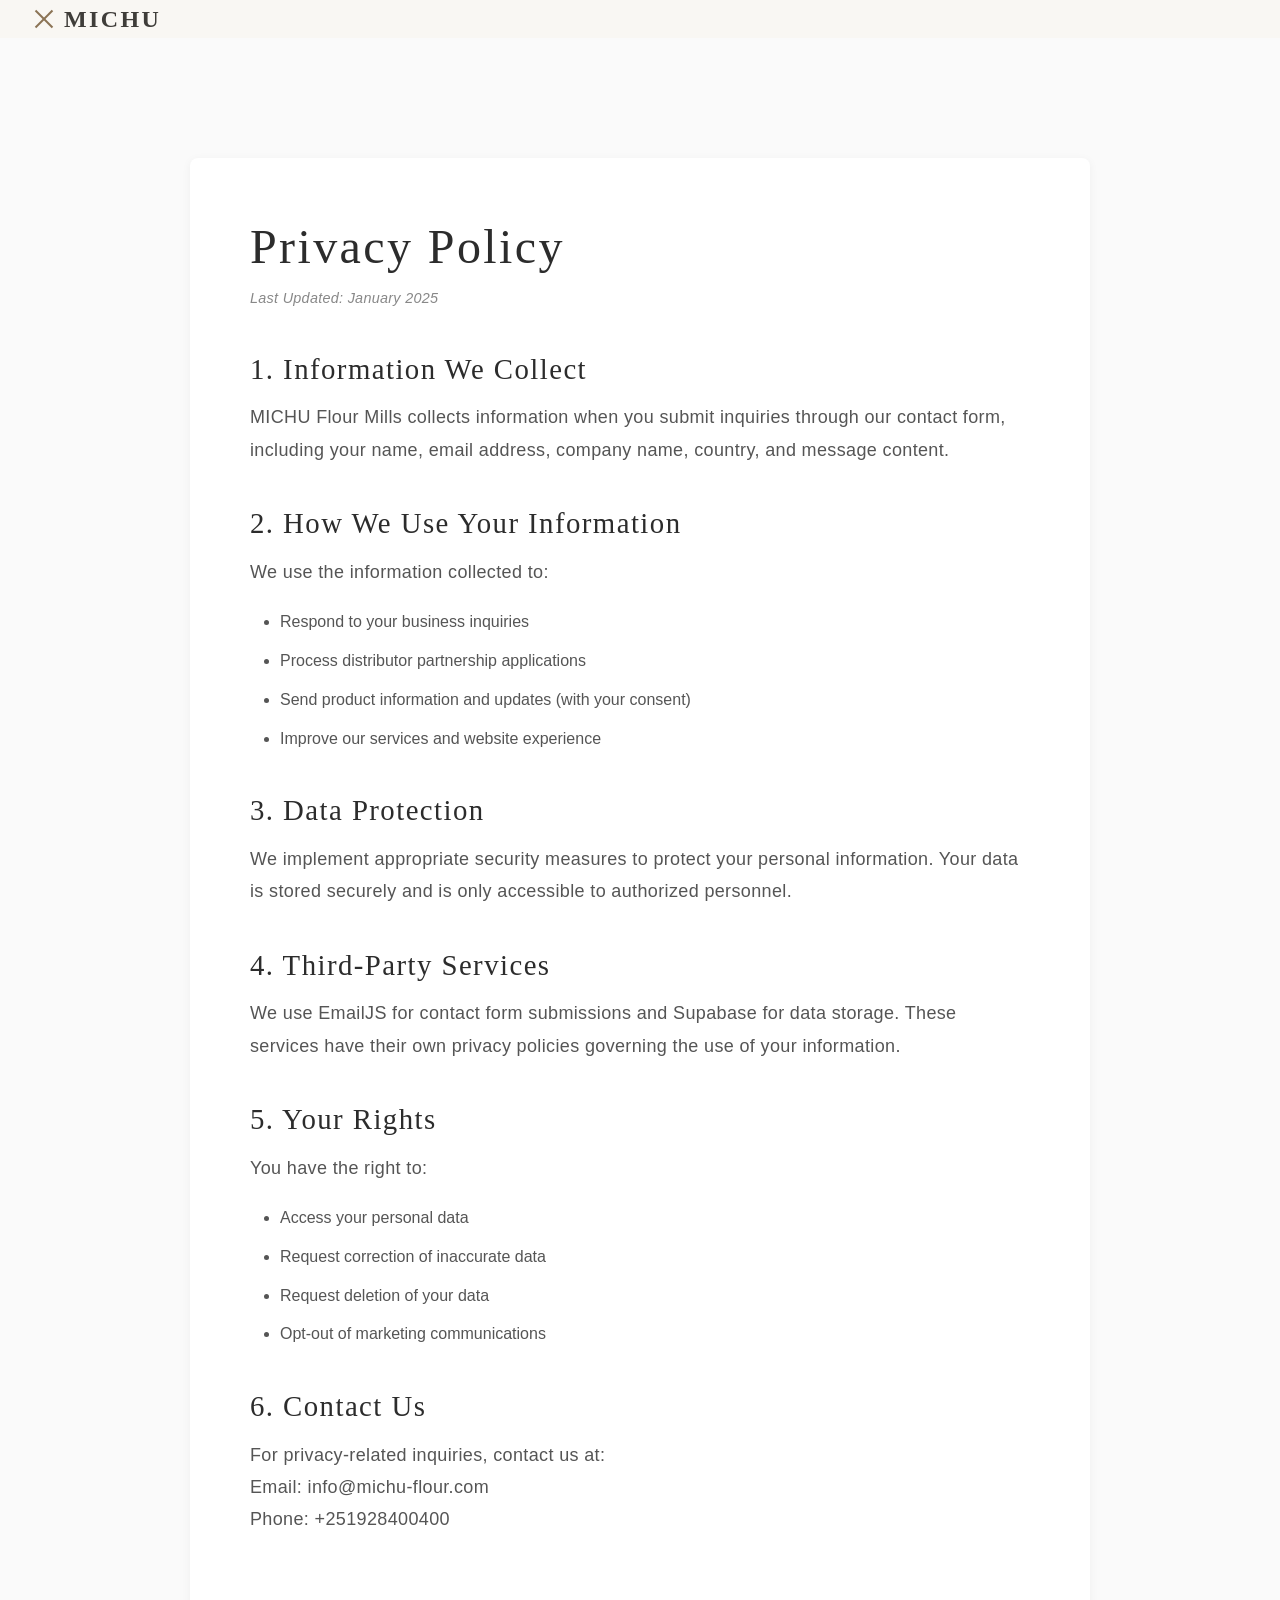
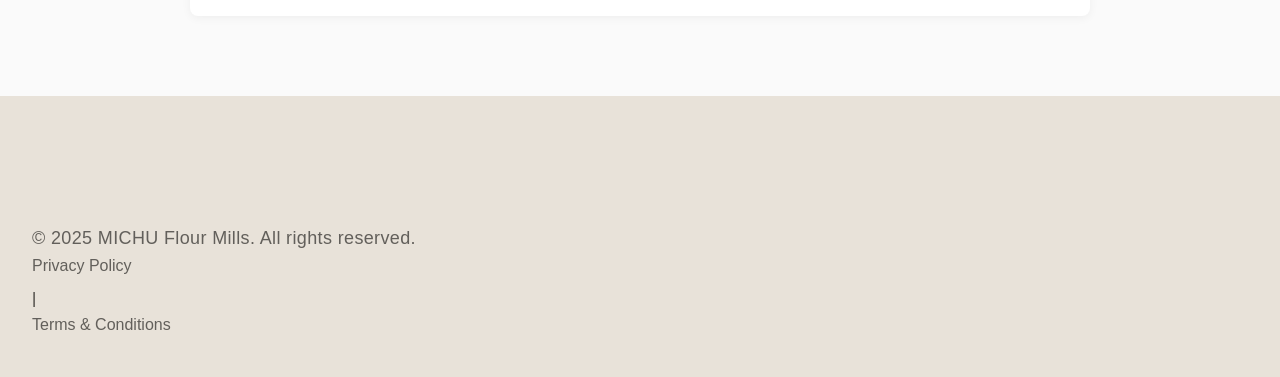
<file: privacy-policy.html>
<!DOCTYPE html>
<html lang="en">
<head>
    <meta charset="UTF-8">
    <meta name="viewport" content="width=device-width, initial-scale=1.0">
    <title>Privacy Policy - MICHU Flour Mills</title>
    <link rel="stylesheet" href="style.css">
</head>
<body>
    <header class="header">
        <nav class="nav container">
            <a href="index.html" class="logo">
                <div class="logo-symbol"></div>
                <span class="logo-text">MICHU</span>
            </a>
        </nav>
    </header>

    <section class="section legal-page">
        <div class="container">
            <h1>Privacy Policy</h1>
            <p class="last-updated">Last Updated: January 2025</p>

            <h2>1. Information We Collect</h2>
            <p>MICHU Flour Mills collects information when you submit inquiries through our contact form, including your name, email address, company name, country, and message content.</p>

            <h2>2. How We Use Your Information</h2>
            <p>We use the information collected to:</p>
            <ul>
                <li>Respond to your business inquiries</li>
                <li>Process distributor partnership applications</li>
                <li>Send product information and updates (with your consent)</li>
                <li>Improve our services and website experience</li>
            </ul>

            <h2>3. Data Protection</h2>
            <p>We implement appropriate security measures to protect your personal information. Your data is stored securely and is only accessible to authorized personnel.</p>

            <h2>4. Third-Party Services</h2>
            <p>We use EmailJS for contact form submissions and Supabase for data storage. These services have their own privacy policies governing the use of your information.</p>

            <h2>5. Your Rights</h2>
            <p>You have the right to:</p>
            <ul>
                <li>Access your personal data</li>
                <li>Request correction of inaccurate data</li>
                <li>Request deletion of your data</li>
                <li>Opt-out of marketing communications</li>
            </ul>

            <h2>6. Contact Us</h2>
            <p>For privacy-related inquiries, contact us at:<br>
            Email: info@michu-flour.com<br>
            Phone: +251928400400</p>
        </div>
    </section>

    <footer class="footer">
        <div class="container">
            <p>&copy; 2025 MICHU Flour Mills. All rights reserved.</p>
            <div>
                <a href="privacy-policy.html" class="footer-link">Privacy Policy</a> | 
                <a href="terms.html" class="footer-link">Terms & Conditions</a>
            </div>
        </div>
    </footer>
</body>
</html>
</file>
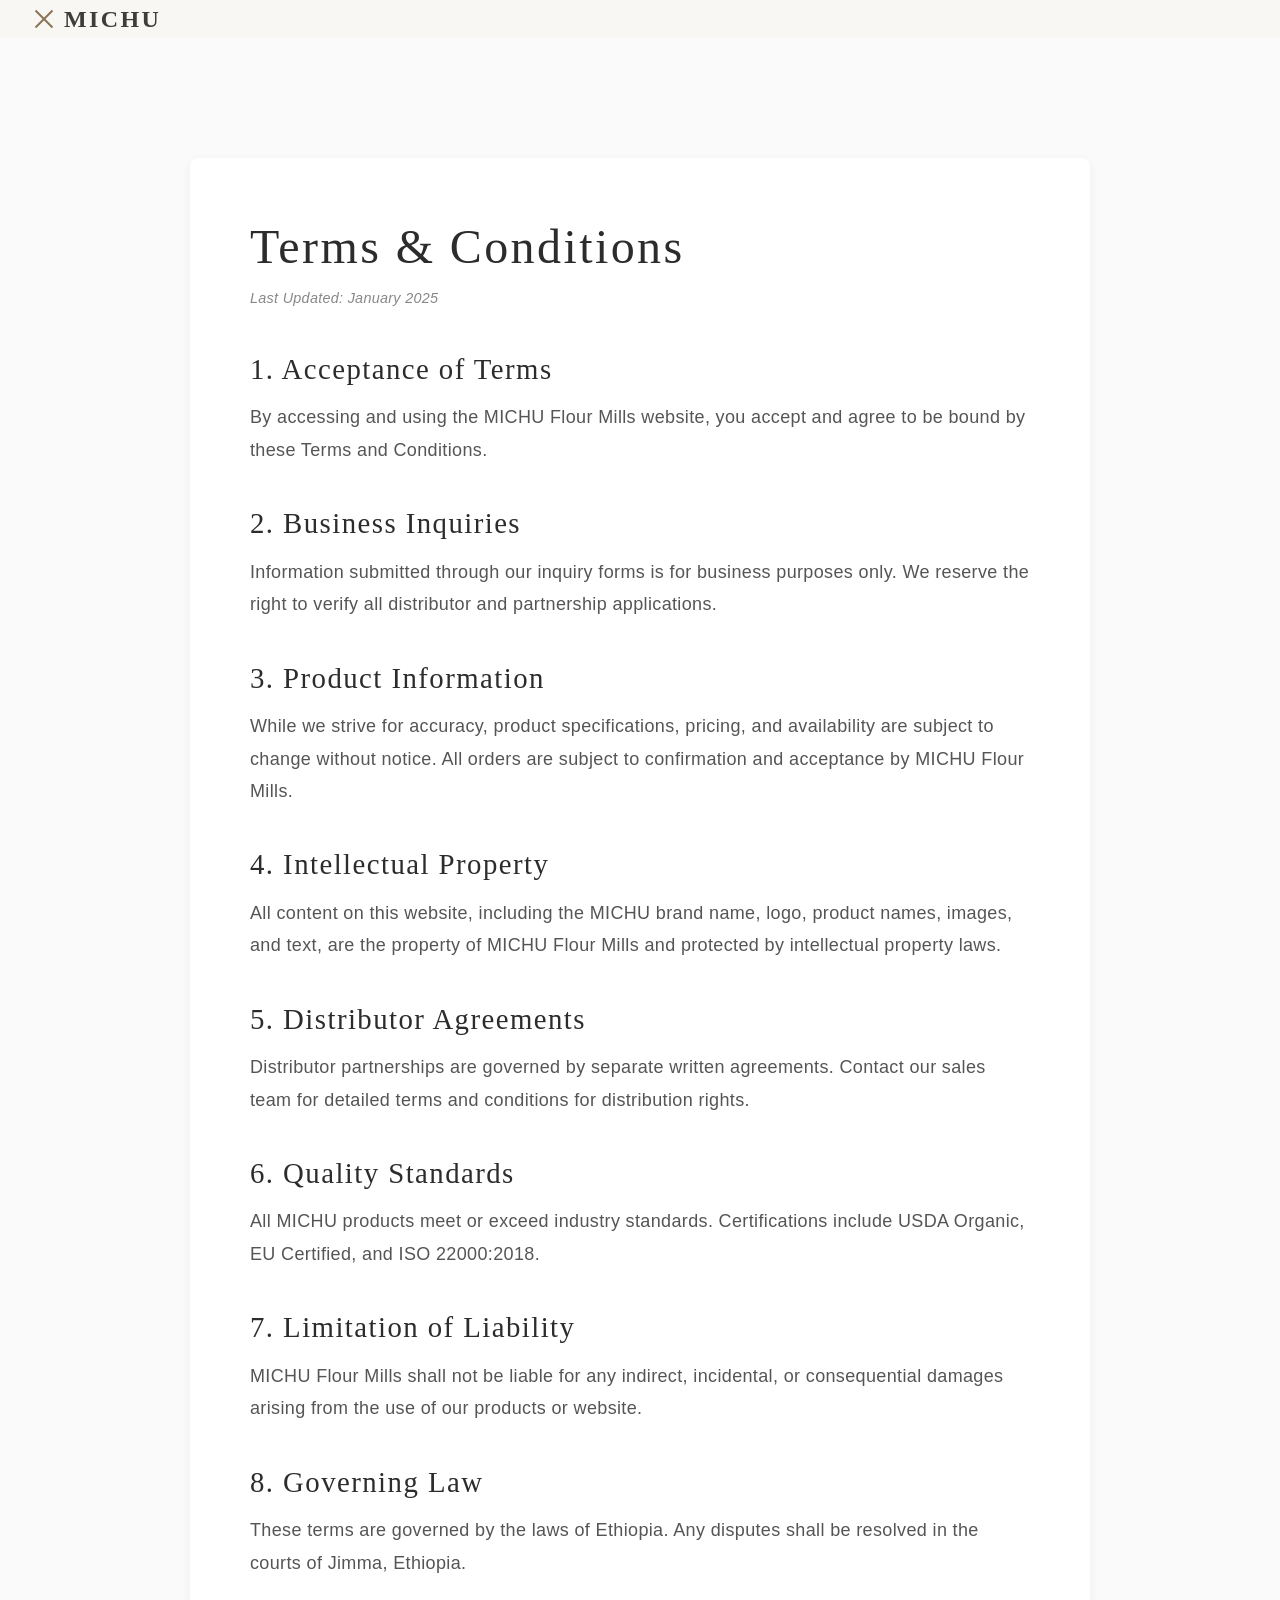
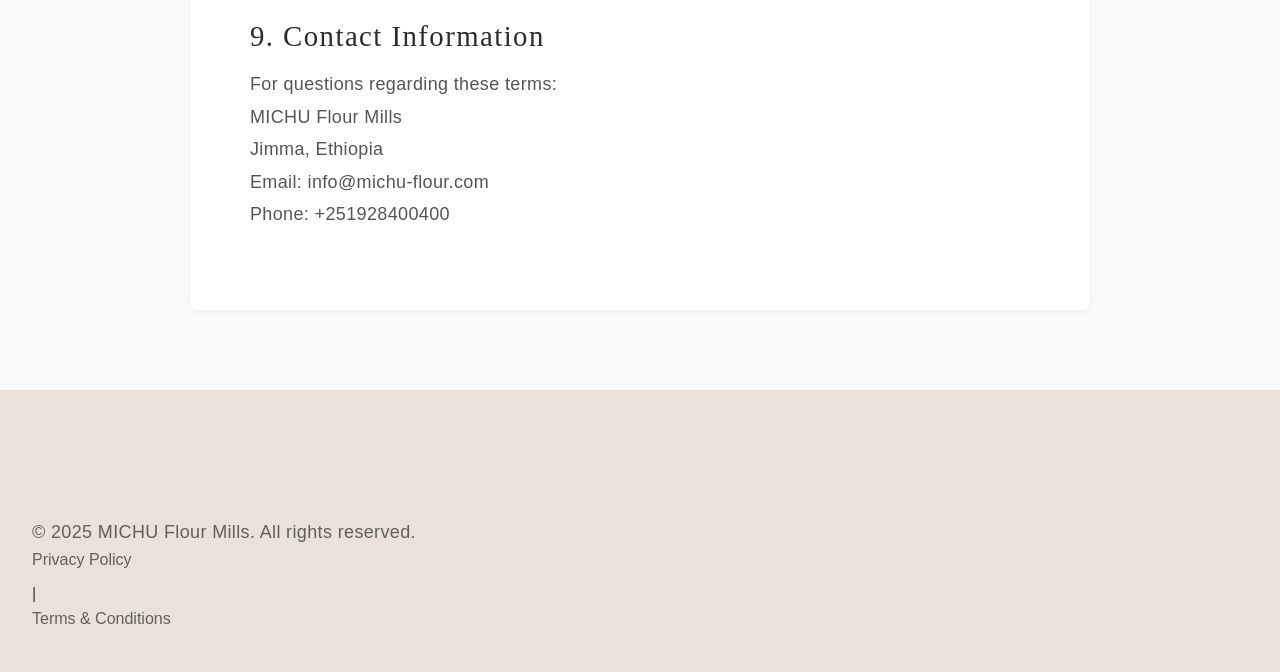
<file: terms.html>
<!DOCTYPE html>
<html lang="en">
<head>
    <meta charset="UTF-8">
    <meta name="viewport" content="width=device-width, initial-scale=1.0">
    <title>Terms & Conditions - MICHU Flour Mills</title>
    <link rel="stylesheet" href="style.css">
</head>
<body>
    <header class="header">
        <nav class="nav container">
            <a href="index.html" class="logo">
                <div class="logo-symbol"></div>
                <span class="logo-text">MICHU</span>
            </a>
        </nav>
    </header>

    <section class="section legal-page">
        <div class="container">
            <h1>Terms & Conditions</h1>
            <p class="last-updated">Last Updated: January 2025</p>

            <h2>1. Acceptance of Terms</h2>
            <p>By accessing and using the MICHU Flour Mills website, you accept and agree to be bound by these Terms and Conditions.</p>

            <h2>2. Business Inquiries</h2>
            <p>Information submitted through our inquiry forms is for business purposes only. We reserve the right to verify all distributor and partnership applications.</p>

            <h2>3. Product Information</h2>
            <p>While we strive for accuracy, product specifications, pricing, and availability are subject to change without notice. All orders are subject to confirmation and acceptance by MICHU Flour Mills.</p>

            <h2>4. Intellectual Property</h2>
            <p>All content on this website, including the MICHU brand name, logo, product names, images, and text, are the property of MICHU Flour Mills and protected by intellectual property laws.</p>

            <h2>5. Distributor Agreements</h2>
            <p>Distributor partnerships are governed by separate written agreements. Contact our sales team for detailed terms and conditions for distribution rights.</p>

            <h2>6. Quality Standards</h2>
            <p>All MICHU products meet or exceed industry standards. Certifications include USDA Organic, EU Certified, and ISO 22000:2018.</p>

            <h2>7. Limitation of Liability</h2>
            <p>MICHU Flour Mills shall not be liable for any indirect, incidental, or consequential damages arising from the use of our products or website.</p>

            <h2>8. Governing Law</h2>
            <p>These terms are governed by the laws of Ethiopia. Any disputes shall be resolved in the courts of Jimma, Ethiopia.</p>

            <h2>9. Contact Information</h2>
            <p>For questions regarding these terms:<br>
            MICHU Flour Mills<br>
            Jimma, Ethiopia<br>
            Email: info@michu-flour.com<br>
            Phone: +251928400400</p>
        </div>
    </section>

    <footer class="footer">
        <div class="container">
            <p>&copy; 2025 MICHU Flour Mills. All rights reserved.</p>
            <div>
                <a href="privacy-policy.html" class="footer-link">Privacy Policy</a> | 
                <a href="terms.html" class="footer-link">Terms & Conditions</a>
            </div>
        </div>
    </footer>
</body>
</html>
</file>
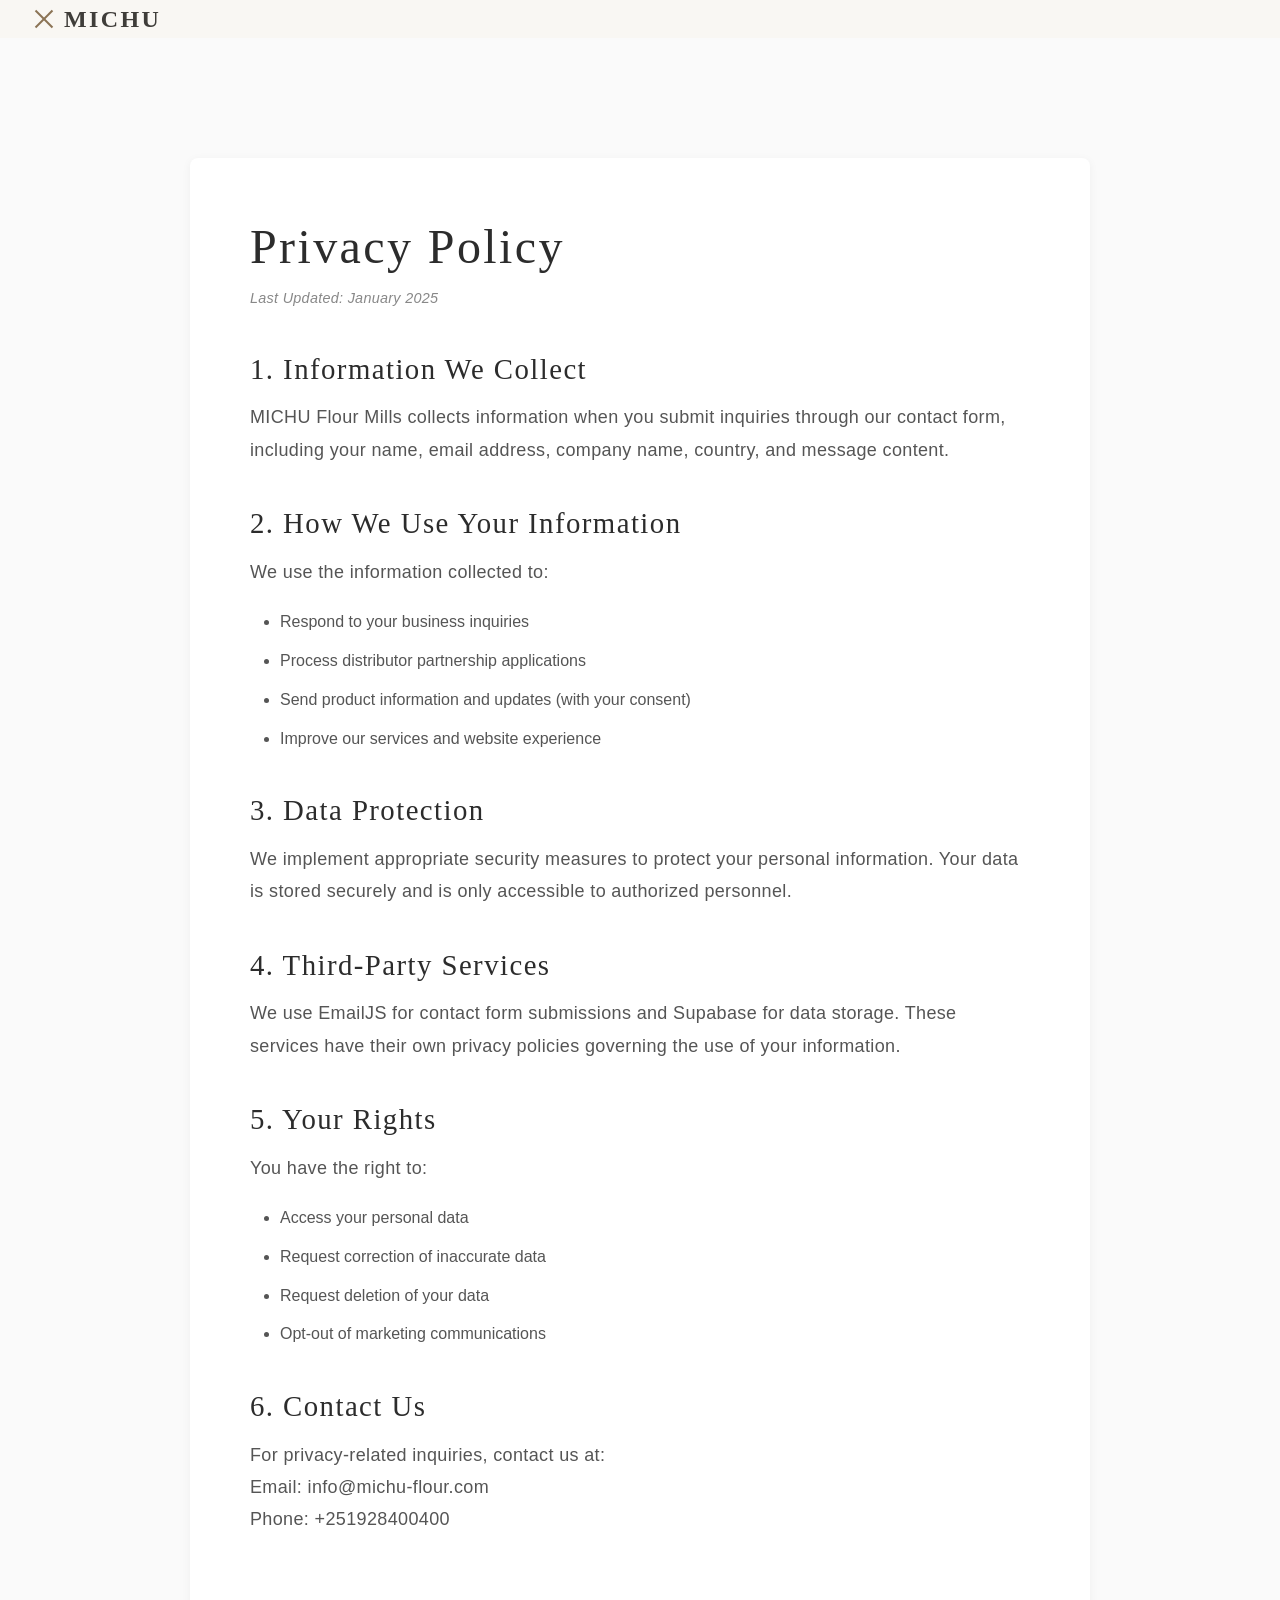
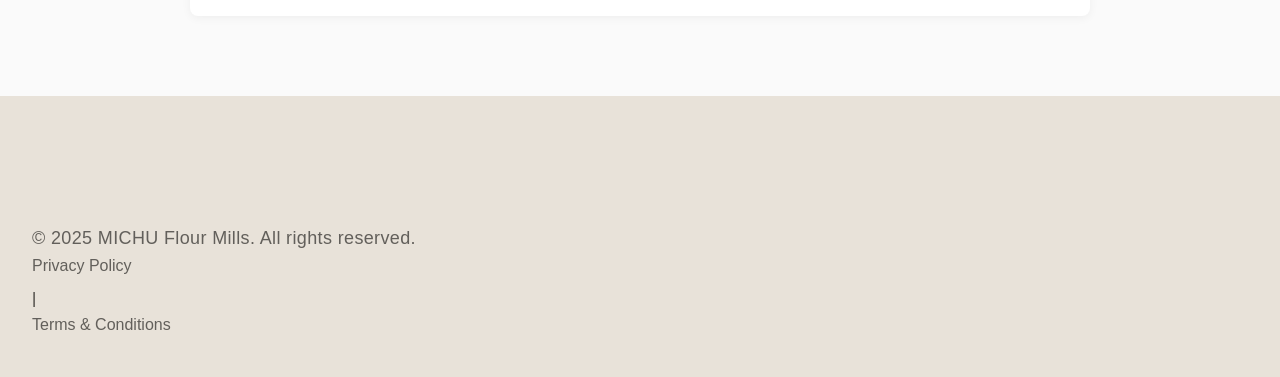
<file: pages/privacy-policy.html>
<!DOCTYPE html>
<html lang="en">
<head>
    <meta charset="UTF-8">
    <meta name="viewport" content="width=device-width, initial-scale=1.0">
    <title>Privacy Policy - MICHU Flour Mills</title>
    <link rel="stylesheet" href="../css/style.css">
</head>
<body>
    <header class="header">
        <nav class="nav container">
            <a href="../index.html" class="logo">
                <div class="logo-symbol"></div>
                <span class="logo-text">MICHU</span>
            </a>
        </nav>
    </header>

    <section class="section legal-page">
        <div class="container">
            <h1>Privacy Policy</h1>
            <p class="last-updated">Last Updated: January 2025</p>

            <h2>1. Information We Collect</h2>
            <p>MICHU Flour Mills collects information when you submit inquiries through our contact form, including your name, email address, company name, country, and message content.</p>

            <h2>2. How We Use Your Information</h2>
            <p>We use the information collected to:</p>
            <ul>
                <li>Respond to your business inquiries</li>
                <li>Process distributor partnership applications</li>
                <li>Send product information and updates (with your consent)</li>
                <li>Improve our services and website experience</li>
            </ul>

            <h2>3. Data Protection</h2>
            <p>We implement appropriate security measures to protect your personal information. Your data is stored securely and is only accessible to authorized personnel.</p>

            <h2>4. Third-Party Services</h2>
            <p>We use EmailJS for contact form submissions and Supabase for data storage. These services have their own privacy policies governing the use of your information.</p>

            <h2>5. Your Rights</h2>
            <p>You have the right to:</p>
            <ul>
                <li>Access your personal data</li>
                <li>Request correction of inaccurate data</li>
                <li>Request deletion of your data</li>
                <li>Opt-out of marketing communications</li>
            </ul>

            <h2>6. Contact Us</h2>
            <p>For privacy-related inquiries, contact us at:<br>
            Email: info@michu-flour.com<br>
            Phone: +251928400400</p>
        </div>
    </section>

    <footer class="footer">
        <div class="container">
            <p>&copy; 2025 MICHU Flour Mills. All rights reserved.</p>
            <div>
                <a href="privacy-policy.html" class="footer-link">Privacy Policy</a> | 
                <a href="terms.html" class="footer-link">Terms & Conditions</a>
            </div>
        </div>
    </footer>
</body>
</html>
</file>
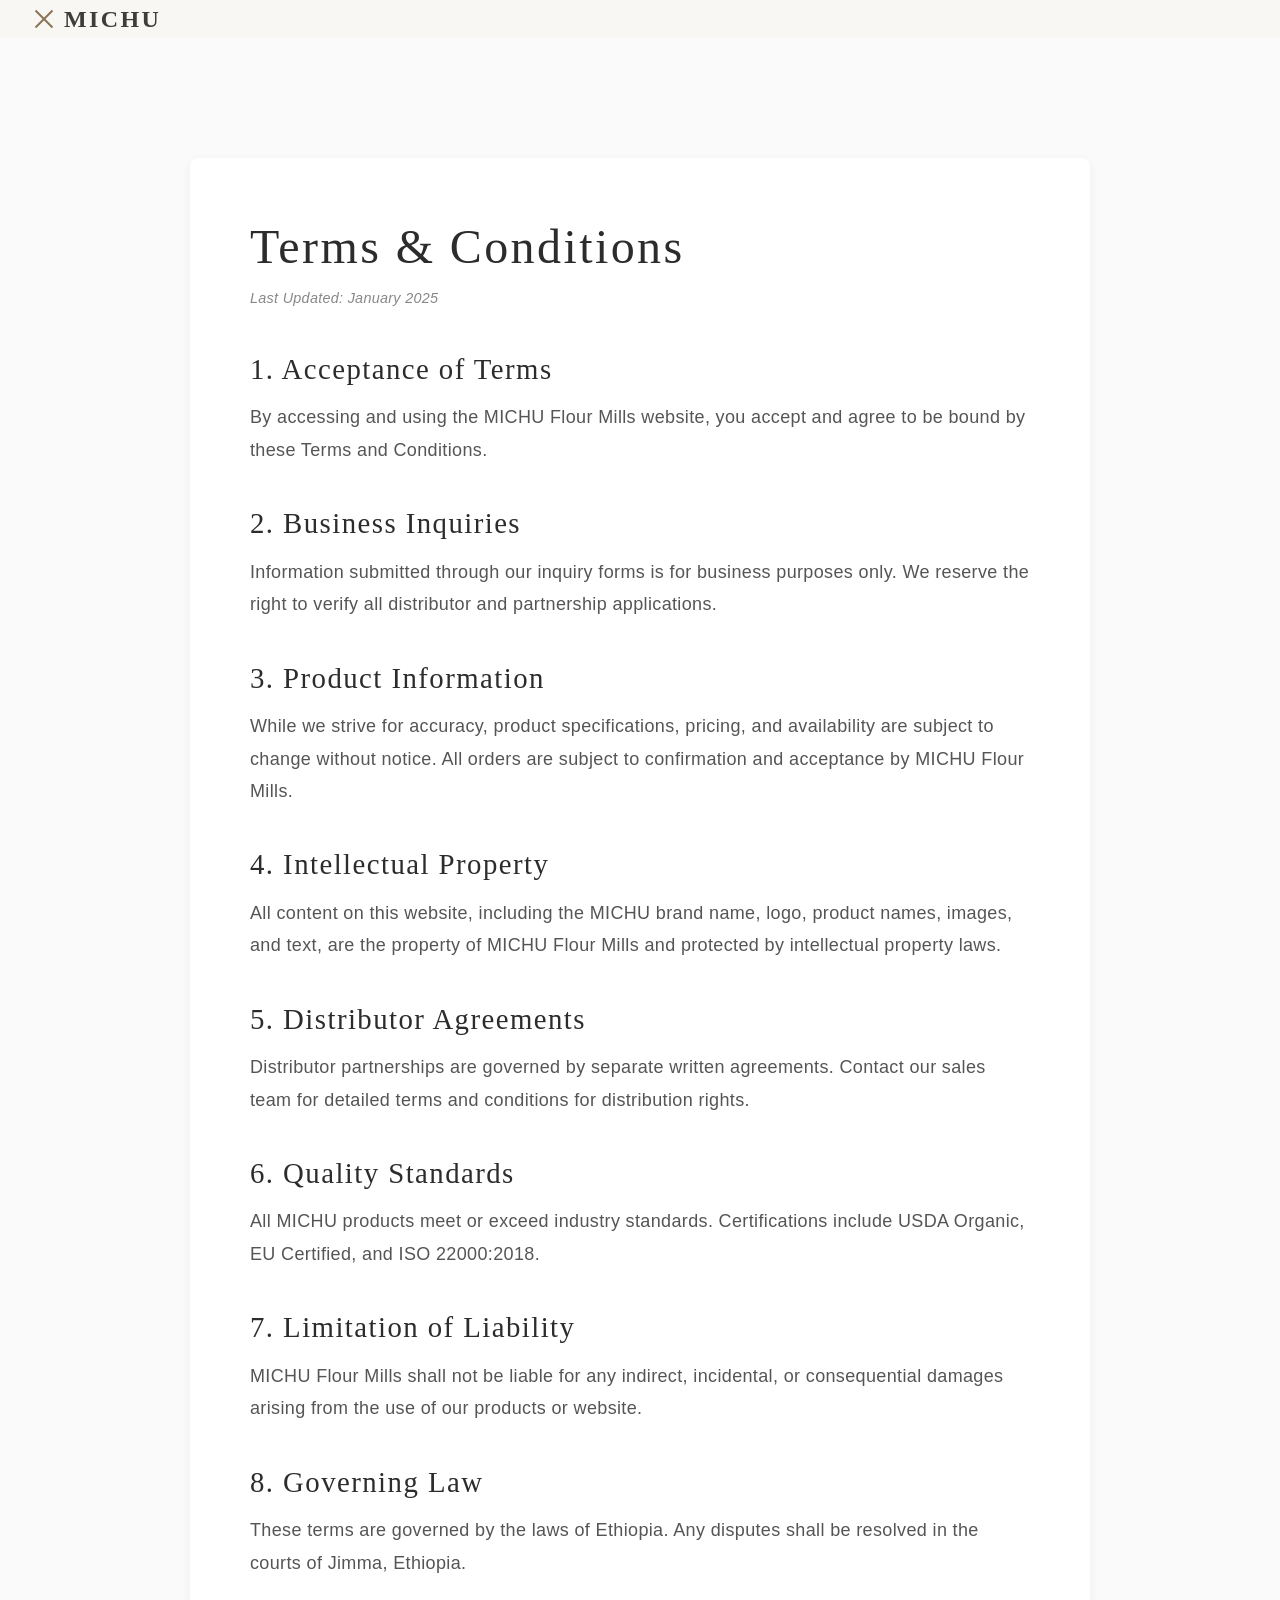
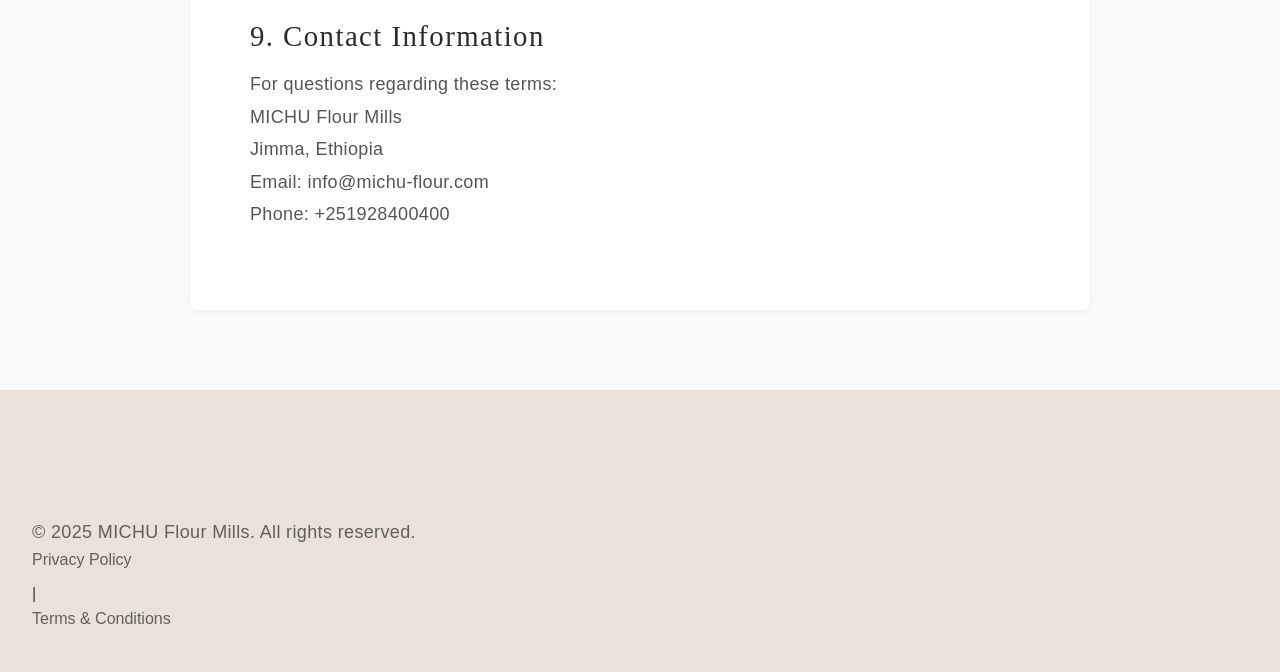
<file: pages/terms.html>
<!DOCTYPE html>
<html lang="en">
<head>
    <meta charset="UTF-8">
    <meta name="viewport" content="width=device-width, initial-scale=1.0">
    <title>Terms & Conditions - MICHU Flour Mills</title>
    <link rel="stylesheet" href="../css/style.css">
</head>
<body>
    <header class="header">
        <nav class="nav container">
            <a href="../index.html" class="logo">
                <div class="logo-symbol"></div>
                <span class="logo-text">MICHU</span>
            </a>
        </nav>
    </header>

    <section class="section legal-page">
        <div class="container">
            <h1>Terms & Conditions</h1>
            <p class="last-updated">Last Updated: January 2025</p>

            <h2>1. Acceptance of Terms</h2>
            <p>By accessing and using the MICHU Flour Mills website, you accept and agree to be bound by these Terms and Conditions.</p>

            <h2>2. Business Inquiries</h2>
            <p>Information submitted through our inquiry forms is for business purposes only. We reserve the right to verify all distributor and partnership applications.</p>

            <h2>3. Product Information</h2>
            <p>While we strive for accuracy, product specifications, pricing, and availability are subject to change without notice. All orders are subject to confirmation and acceptance by MICHU Flour Mills.</p>

            <h2>4. Intellectual Property</h2>
            <p>All content on this website, including the MICHU brand name, logo, product names, images, and text, are the property of MICHU Flour Mills and protected by intellectual property laws.</p>

            <h2>5. Distributor Agreements</h2>
            <p>Distributor partnerships are governed by separate written agreements. Contact our sales team for detailed terms and conditions for distribution rights.</p>

            <h2>6. Quality Standards</h2>
            <p>All MICHU products meet or exceed industry standards. Certifications include USDA Organic, EU Certified, and ISO 22000:2018.</p>

            <h2>7. Limitation of Liability</h2>
            <p>MICHU Flour Mills shall not be liable for any indirect, incidental, or consequential damages arising from the use of our products or website.</p>

            <h2>8. Governing Law</h2>
            <p>These terms are governed by the laws of Ethiopia. Any disputes shall be resolved in the courts of Jimma, Ethiopia.</p>

            <h2>9. Contact Information</h2>
            <p>For questions regarding these terms:<br>
            MICHU Flour Mills<br>
            Jimma, Ethiopia<br>
            Email: info@michu-flour.com<br>
            Phone: +251928400400</p>
        </div>
    </section>

    <footer class="footer">
        <div class="container">
            <p>&copy; 2025 MICHU Flour Mills. All rights reserved.</p>
            <div>
                <a href="privacy-policy.html" class="footer-link">Privacy Policy</a> | 
                <a href="terms.html" class="footer-link">Terms & Conditions</a>
            </div>
        </div>
    </footer>
</body>
</html>
</file>
<file: style.css>
/* style.css */
:root {
    /* Color Palette */
    --color-white: #F9F7F3;
    --color-beige: #E8E2D9;
    --color-gold: rgba(184, 161, 106, 0.2);
    --color-gold-solid: #B8A16A;
    --color-brown: #8B7355;
    --color-text: rgba(42, 40, 37, 0.9);
    --color-text-light: rgba(42, 40, 37, 0.7);
    
    /* Typography */
    --font-serif: 'Cormorant Garamond', serif;
    --font-sans: 'Inter', sans-serif;
    
    /* Spacing */
    --space-xs: 0.5rem;
    --space-sm: 1rem;
    --space-md: 2rem;
    --space-lg: 4rem;
    --space-xl: 8rem;
    
    /* Transitions */
    --transition-smooth: all 0.3s cubic-bezier(0.4, 0, 0.2, 1);
}

/* Reset & Base Styles */
* {
    margin: 0;
    padding: 0;
    box-sizing: border-box;
}

html {
    scroll-behavior: smooth;
}

body {
    font-family: var(--font-sans);
    color: var(--color-text);
    background-color: var(--color-white);
    line-height: 1.6;
    overflow-x: hidden;
}

/* Typography */
h1, h2, h3, h4, .section-title, .hero-title {
    font-family: var(--font-serif);
    font-weight: 500;
    letter-spacing: 0.05em;
    line-height: 1.2;
}

h1, .hero-title {
    font-size: clamp(3rem, 8vw, 5rem);
}

h2, .section-title {
    font-size: clamp(2.5rem, 6vw, 3.5rem);
    margin-bottom: var(--space-sm);
}

h3 {
    font-size: clamp(1.5rem, 4vw, 2rem);
    margin-bottom: var(--space-xs);
}

p {
    font-size: 1.125rem;
    color: var(--color-text-light);
    letter-spacing: 0.02em;
}

/* Layout */
.container {
    max-width: 1280px;
    margin: 0 auto;
    padding: 0 var(--space-md);
}

.section {
    padding: var(--space-xl) 0;
    position: relative;
}

.section-header {
    text-align: center;
    margin-bottom: var(--space-lg);
}

.section-subtitle {
    font-size: 1.25rem;
    color: var(--color-brown);
    font-weight: 300;
}

/* Navigation */
.navbar {
    position: fixed;
    top: 0;
    left: 0;
    right: 0;
    z-index: 1000;
    padding: var(--space-sm) 0;
    background-color: rgba(249, 247, 243, 0.95);
    backdrop-filter: blur(10px);
    transition: var(--transition-smooth);
}

.nav-container {
    display: flex;
    justify-content: space-between;
    align-items: center;
    max-width: 1280px;
    margin: 0 auto;
    padding: 0 var(--space-md);
}

.logo {
    display: flex;
    align-items: center;
    text-decoration: none;
    color: var(--color-text);
}

.logo-symbol {
    width: 24px;
    height: 24px;
    margin-right: var(--space-xs);
    position: relative;
}

.logo-symbol::before,
.logo-symbol::after {
    content: '';
    position: absolute;
    width: 100%;
    height: 2px;
    background-color: var(--color-brown);
    top: 50%;
    transform: translateY(-50%);
}

.logo-symbol::before {
    transform: translateY(-50%) rotate(45deg);
}

.logo-symbol::after {
    transform: translateY(-50%) rotate(-45deg);
}

.logo-text {
    font-family: var(--font-serif);
    font-size: 1.5rem;
    font-weight: 600;
    letter-spacing: 0.1em;
}

.nav-menu {
    display: flex;
    align-items: center;
    gap: var(--space-lg);
}

.nav-link {
    text-decoration: none;
    color: var(--color-text-light);
    font-size: 0.9rem;
    letter-spacing: 0.1em;
    text-transform: uppercase;
    position: relative;
    transition: var(--transition-smooth);
}

.nav-link::after {
    content: '';
    position: absolute;
    bottom: -4px;
    left: 0;
    width: 0;
    height: 1px;
    background-color: var(--color-gold-solid);
    transition: var(--transition-smooth);
}

.nav-link:hover {
    color: var(--color-text);
}

.nav-link:hover::after {
    width: 100%;
}

.nav-btn {
    padding: var(--space-xs) var(--space-md);
    background-color: var(--color-gold);
    color: var(--color-brown);
    text-decoration: none;
    font-size: 0.9rem;
    letter-spacing: 0.1em;
    text-transform: uppercase;
    border-radius: 0;
    transition: var(--transition-smooth);
}

.nav-btn:hover {
    background-color: var(--color-gold-solid);
    color: var(--color-white);
}

.mobile-menu-btn {
    display: none;
    background: none;
    border: none;
    font-size: 1.5rem;
    color: var(--color-text);
    cursor: pointer;
}

/* Hero Section */
.hero {
    height: 100vh;
    position: relative;
    display: flex;
    align-items: center;
    justify-content: center;
    text-align: center;
    overflow: hidden;
}

.hero-background {
    position: absolute;
    top: 0;
    left: 0;
    right: 0;
    bottom: 0;
    background: linear-gradient(rgba(249, 247, 243, 0.4), rgba(249, 247, 243, 0.8)),
                url("https://i.ibb.co/Q37zqbtF/1000-F-509387040-hrdo-GLLVZKM3-Ulx8-Zenh5-S5m-Cs0-JQIg0.jpg'");
    background-size: cover;
    background-position: center;
    background-attachment: fixed;
    z-index: -1;
}

.hero-content {
    max-width: 800px;
    padding: 0 var(--space-md);
    z-index: 1;
}

.hero-subtitle {
    font-size: 1.5rem;
    margin: var(--space-md) 0;
    color: var(--color-brown);
    font-weight: 300;
}

.hero-cta {
    display: inline-flex;
    align-items: center;
    gap: var(--space-xs);
    text-decoration: none;
    color: var(--color-brown);
    font-size: 1rem;
    letter-spacing: 0.1em;
    text-transform: uppercase;
    margin-top: var(--space-lg);
    transition: var(--transition-smooth);
}

.hero-cta i {
    transition: transform 0.3s ease;
}

.hero-cta:hover {
    color: var(--color-text);
}

.hero-cta:hover i {
    transform: translateY(4px);
}

.scroll-indicator {
    position: absolute;
    bottom: var(--space-lg);
    left: 50%;
    transform: translateX(-50%);
}

.scroll-line {
    width: 1px;
    height: 60px;
    background: linear-gradient(to bottom, transparent, var(--color-brown), transparent);
    animation: scrollPulse 2s infinite;
}

@keyframes scrollPulse {
    0%, 100% { opacity: 0.2; }
    50% { opacity: 1; }
}

/* About Section */
.about-grid {
    display: grid;
    grid-template-columns: 1fr 1fr;
    gap: var(--space-xl);
    align-items: center;
}

.about-text {
    font-size: 1.25rem;
    line-height: 1.8;
    margin-bottom: var(--space-lg);
}

.stats-grid {
    display: grid;
    grid-template-columns: repeat(3, 1fr);
    gap: var(--space-md);
}

.stat-item {
    text-align: center;
}

.stat-number {
    font-family: var(--font-serif);
    font-size: 2.5rem;
    color: var(--color-brown);
    margin-bottom: var(--space-xs);
}

.stat-label {
    font-size: 0.9rem;
    letter-spacing: 0.1em;
    text-transform: uppercase;
    color: var(--color-text-light);
}

.about-image {
    position: relative;
}

.image-placeholder {
    width: 100%;
    height: 500px;
    background-color: var(--color-beige);
    position: relative;
    overflow: hidden;
    background-image: url("https://i.ibb.co/gL1TrQs0/grok-1768415377081.jpg");

    background-size: cover;
    background-position: center;
}

.image-placeholder::before {
    content: '';
    position: absolute;
    top: 0;
    left: 0;
    right: 0;
    bottom: 0;
    background: linear-gradient(45deg, transparent 40%, var(--color-gold) 50%, transparent 60%);
    background-size: 200% 200%;
    animation: shimmer 2s infinite;
}

.about-img::after {
    content: '';
    position: absolute;
    top: 10%;
    left: 10%;
    right: 10%;
    bottom: 10%;
    border: 1px solid var(--color-gold);
}

@keyframes shimmer {
    0% { background-position: -200% 0; }
    100% { background-position: 200% 0; }
}

/* Products Section */
.products-grid {
    display: grid;
    grid-template-columns: repeat(auto-fit, minmax(300px, 1fr));
    gap: var(--space-lg);
}

.product-card {
    position: relative;
    overflow: hidden;
    transition: var(--transition-smooth);
}

.product-card:hover {
    transform: translateY(-8px);
}

.product-image {
    width: 100%;
    height: 400px;
    background-color: var(--color-beige);
    position: relative;
}

.product-info {
    padding: var(--space-md);
    text-align: center;
    background-color: var(--color-white);
}

.product-title {
    font-family: var(--font-serif);
    font-size: 1.5rem;
    color: var(--color-brown);
    margin-bottom: var(--space-xs);
}

.product-type {
    font-size: 0.9rem;
    letter-spacing: 0.1em;
    text-transform: uppercase;
    color: var(--color-text-light);
    margin-bottom: var(--space-xs);
}

.product-description {
    font-size: 0.95rem;
    margin-bottom: var(--space-sm);
}

.product-specs {
    display: flex;
    justify-content: center;
    gap: var(--space-md);
    font-size: 0.85rem;
    color: var(--color-text-light);
}

.product-spec {
    display: flex;
    align-items: center;
    gap: 4px;
}

.loading {
    grid-column: 1 / -1;
    text-align: center;
    padding: var(--space-xl);
    color: var(--color-text-light);
    font-style: italic;
}

/* Quality Section */
.quality-timeline {
    display: grid;
    grid-template-columns: repeat(auto-fit, minmax(250px, 1fr));
    gap: var(--space-lg);
    margin-bottom: var(--space-xl);
}

.timeline-item {
    text-align: center;
    padding: var(--space-md);
}

.timeline-icon {
    width: 60px;
    height: 60px;
    border: 1px solid var(--color-gold);
    border-radius: 50%;
    display: flex;
    align-items: center;
    justify-content: center;
    margin: 0 auto var(--space-md);
    font-family: var(--font-serif);
    font-size: 1.5rem;
    color: var(--color-brown);
}

.timeline-title {
    font-family: var(--font-serif);
    color: var(--color-brown);
    margin-bottom: var(--space-xs);
}

.timeline-text {
    font-size: 0.95rem;
}

.certifications {
    display: flex;
    justify-content: center;
    gap: var(--space-xl);
    flex-wrap: wrap;
    padding-top: var(--space-lg);
    border-top: 1px solid var(--color-beige);
}

.cert-item {
    text-align: center;
}

.cert-icon {
    width: 80px;
    height: 80px;
    border: 1px solid var(--color-gold);
    display: flex;
    align-items: center;
    justify-content: center;
    margin: 0 auto var(--space-xs);
    font-family: var(--font-serif);
    font-size: 1.5rem;
    color: var(--color-brown);
}

.cert-label {
    font-size: 0.9rem;
    letter-spacing: 0.1em;
    text-transform: uppercase;
}

/* Packaging Section */
.packaging-showcase {
    display: grid;
    grid-template-columns: repeat(auto-fit, minmax(300px, 1fr));
    gap: var(--space-lg);
}

.packaging-item {
    text-align: center;
}

.packaging-img {
    width: 100%;
    height: 400px;
    background-color: var(--color-beige);
    margin-bottom: var(--space-md);
    position: relative;
    transition: var(--transition-smooth);
    background-size: cover;
    background-position: center;
}

.packaging-img:hover {
    transform: scale(1.02);
}

.img-5kg::after {
    content: '5kg';
    position: absolute;
    top: 50%;
    left: 50%;
    transform: translate(-50%, -50%);
    font-family: var(--font-serif);
    font-size: 3rem;
    color: var(--color-brown);
    text-shadow: 0 2px 4px rgba(255,255,255,0.8);
}

.img-10kg::after {
    content: '10kg';
    position: absolute;
    top: 50%;
    left: 50%;
    transform: translate(-50%, -50%);
    font-family: var(--font-serif);
    font-size: 3rem;
    color: var(--color-brown);
    text-shadow: 0 2px 4px rgba(255,255,255,0.8);
}

.img-25kg::after {
    content: '25kg';
    position: absolute;
    top: 50%;
    left: 50%;
    transform: translate(-50%, -50%);
    font-family: var(--font-serif);
    font-size: 3rem;
    color: var(--color-brown);
    text-shadow: 0 2px 4px rgba(255,255,255,0.8);
}

.img-5kg {
    background-image: url('');
}

.img-10kg {
    background-image: url();
}

.img-25kg {
    background-image: url('');
}

.packaging-info h3 {
    color: var(--color-brown);
    margin-bottom: var(--space-xs);
}

/* Contact Section */
.contact-grid {
    display: grid;
    grid-template-columns: 1fr 1fr;
    gap: var(--space-xl);
}

.contact-heading {
    font-family: var(--font-serif);
    color: var(--color-brown);
    margin-bottom: var(--space-sm);
}

.contact-detail {
    margin-bottom: var(--space-xs);
    color: var(--color-text);
}

.distributor-login {
    margin-top: var(--space-lg);
    padding-top: var(--space-lg);
    border-top: 1px solid var(--color-beige);
}

.portal-btn {
    display: inline-block;
    padding: var(--space-xs) var(--space-md);
    background-color: var(--color-gold);
    color: var(--color-brown);
    text-decoration: none;
    font-size: 0.9rem;
    letter-spacing: 0.1em;
    text-transform: uppercase;
    margin-top: var(--space-sm);
    transition: var(--transition-smooth);
}

.portal-btn:hover {
    background-color: var(--color-gold-solid);
    color: var(--color-white);
}

/* Form Styles */
.form-title {
    font-family: var(--font-serif);
    color: var(--color-brown);
    margin-bottom: var(--space-md);
}

.form-group {
    margin-bottom: var(--space-md);
}

.form-input,
.form-select,
.form-textarea {
    width: 100%;
    padding: var(--space-sm);
    background-color: transparent;
    border: 1px solid var(--color-beige);
    color: var(--color-text);
    font-family: var(--font-sans);
    font-size: 1rem;
    transition: var(--transition-smooth);
}

.form-input:focus,
.form-select:focus,
.form-textarea:focus {
    outline: none;
    border-color: var(--color-gold-solid);
}

.form-select {
    appearance: none;
    background-image: url("data:image/svg+xml,%3Csvg xmlns='http://www.w3.org/2000/svg' width='24' height='24' viewBox='0 0 24 24' fill='none' stroke='%238B7355' stroke-width='2' stroke-linecap='round' stroke-linejoin='round'%3E%3Cpolyline points='6 9 12 15 18 9'%3E%3C/polyline%3E%3C/svg%3E");
    background-repeat: no-repeat;
    background-position: right 1rem center;
    background-size: 1em;
}

.form-textarea {
    resize: vertical;
    min-height: 120px;
}

.form-submit {
    display: flex;
    align-items: center;
    justify-content: center;
    gap: var(--space-xs);
    width: 100%;
    padding: var(--space-sm) var(--space-md);
    background-color: var(--color-gold);
    color: var(--color-brown);
    border: none;
    font-family: var(--font-sans);
    font-size: 1rem;
    letter-spacing: 0.1em;
    text-transform: uppercase;
    cursor: pointer;
    transition: var(--transition-smooth);
}

.form-submit:hover {
    background-color: var(--color-gold-solid);
    color: var(--color-white);
}

.form-submit i {
    transition: transform 0.3s ease;
}

.form-submit:hover i {
    transform: translateX(4px);
}

.form-message {
    margin-top: var(--space-sm);
    padding: var(--space-sm);
    text-align: center;
    font-size: 0.9rem;
}

.form-message.success {
    color: var(--color-brown);
    background-color: var(--color-gold);
}

.form-message.error {
    color: #8B4513;
    background-color: rgba(139, 69, 19, 0.1);
}

/* Footer */
.footer {
    padding: var(--space-xl) 0 var(--space-md);
    background-color: var(--color-beige);
}

.footer-grid {
    display: grid;
    grid-template-columns: repeat(auto-fit, minmax(200px, 1fr));
    gap: var(--space-lg);
    margin-bottom: var(--space-xl);
}

.footer-logo {
    display: flex;
    align-items: center;
    text-decoration: none;
    color: var(--color-text);
    margin-bottom: var(--space-sm);
}

.footer-tagline {
    font-size: 1rem;
    color: var(--color-text-light);
}

.footer-heading {
    font-family: var(--font-serif);
    color: var(--color-brown);
    margin-bottom: var(--space-sm);
    font-size: 1.1rem;
}

.footer-link {
    display: block;
    color: var(--color-text-light);
    text-decoration: none;
    margin-bottom: var(--space-xs);
    transition: var(--transition-smooth);
}

.footer-link:hover {
    color: var(--color-text);
}

.social-links {
    display: flex;
    gap: var(--space-sm);
    margin-bottom: var(--space-md);
}

.social-link {
    display: inline-flex;
    align-items: center;
    justify-content: center;
    width: 40px;
    height: 40px;
    border: 1px solid var(--color-brown);
    color: var(--color-brown);
    text-decoration: none;
    transition: var(--transition-smooth);
}

.social-link:hover {
    background-color: var(--color-brown);
    color: var(--color-white);
}

.footer-newsletter {
    font-size: 0.9rem;
    color: var(--color-text-light);
    margin-bottom: var(--space-xs);
}

.newsletter-form {
    display: flex;
}

.newsletter-input {
    flex: 1;
    padding: var(--space-xs);
    background-color: transparent;
    border: 1px solid var(--color-beige);
    border-right: none;
    color: var(--color-text);
}

.newsletter-btn {
    padding: var(--space-xs) var(--space-sm);
    background-color: var(--color-gold);
    color: var(--color-brown);
    border: 1px solid var(--color-beige);
    border-left: none;
    cursor: pointer;
    transition: var(--transition-smooth);
}

.newsletter-btn:hover {
    background-color: var(--color-gold-solid);
    color: var(--color-white);
}

.footer-bottom {
    display: flex;
    justify-content: space-between;
    align-items: center;
    padding-top: var(--space-md);
    border-top: 1px solid rgba(139, 115, 85, 0.2);
}

.copyright {
    font-size: 0.9rem;
    color: var(--color-text-light);
}

.footer-links {
    display: flex;
    gap: var(--space-lg);
}

.footer-bottom-link {
    color: var(--color-text-light);
    text-decoration: none;
    font-size: 0.9rem;
    transition: var(--transition-smooth);
}

.footer-bottom-link:hover {
    color: var(--color-text);
}

/* Admin Link */
.admin-link {
    position: fixed;
    bottom: 20px;
    right: 20px;
    padding: 10px;
    background-color: var(--color-brown);
    color: var(--color-white);
    text-decoration: none;
    font-size: 12px;
    z-index: 1000;
}

/* Responsive Design */
@media (max-width: 1024px) {
    .section {
        padding: var(--space-lg) 0;
    }
    
    .about-grid,
    .contact-grid {
        grid-template-columns: 1fr;
        gap: var(--space-lg);
    }
}

@media (max-width: 768px) {
    .nav-menu {
        display: none;
    }
    
    .mobile-menu-btn {
        display: block;
    }
    
    .hero-title {
        font-size: clamp(2rem, 10vw, 3rem);
    }
    
    .hero-subtitle {
        font-size: 1.25rem;
    }
    
    .stats-grid {
        grid-template-columns: 1fr;
        gap: var(--space-md);
    }
    
    .quality-timeline {
        grid-template-columns: 1fr;
    }
    
    .certifications {
        gap: var(--space-lg);
    }
    
    .footer-bottom {
        flex-direction: column;
        gap: var(--space-md);
        text-align: center;
    }
    
    .footer-links {
        flex-wrap: wrap;
        justify-content: center;
        gap: var(--space-md);
    }
}

/* Animation Classes */
.fade-in {
    opacity: 0;
    transform: translateY(20px);
    transition: opacity 0.6s ease, transform 0.6s ease;
}

.fade-in.visible {
    opacity: 1;
    transform: translateY(0);
}

/* Legal Pages Styling */
.legal-page {
    padding: 120px 20px 80px;
    background: #fafafa;
}

.legal-page .container {
    max-width: 900px;
    background: white;
    padding: 60px;
    border-radius: 8px;
    box-shadow: 0 2px 10px rgba(0,0,0,0.05);
}

.legal-page h1 {
    font-family: 'Cormorant Garamond', serif;
    font-size: 3rem;
    color: #2c2c2c;
    margin-bottom: 10px;
}

.legal-page .last-updated {
    color: #888;
    font-size: 0.9rem;
    margin-bottom: 40px;
    font-style: italic;
}

.legal-page h2 {
    font-family: 'Cormorant Garamond', serif;
    font-size: 1.8rem;
    color: #2c2c2c;
    margin-top: 40px;
    margin-bottom: 15px;
}

.legal-page p {
    line-height: 1.8;
    color: #555;
    margin-bottom: 20px;
}

.legal-page ul {
    margin: 20px 0;
    padding-left: 30px;
}

.legal-page li {
    line-height: 1.8;
    color: #555;
    margin-bottom: 10px;
}

/* Distributor Portal Styles */
.portal-container {
    min-height: 100vh;
    background: linear-gradient(135deg, #f5f5f5 0%, #e8e8e8 100%);
    display: flex;
    flex-direction: column;
    align-items: center;
    justify-content: center;
    padding: 20px;
}

.portal-header {
    margin-bottom: 40px;
}

.portal-box {
    background: white;
    padding: 50px;
    border-radius: 12px;
    box-shadow: 0 10px 40px rgba(0,0,0,0.1);
    max-width: 450px;
    width: 100%;
}

.portal-box h1 {
    font-family: 'Cormorant Garamond', serif;
    font-size: 2.5rem;
    color: #2c2c2c;
    margin-bottom: 10px;
    text-align: center;
}

.portal-subtitle {
    text-align: center;
    color: #888;
    margin-bottom: 30px;
}

.portal-form .form-group {
    margin-bottom: 20px;
}

.portal-form label {
    display: block;
    margin-bottom: 8px;
    color: #555;
    font-weight: 500;
}

.portal-btn-primary {
    width: 100%;
    padding: 15px;
    background: #2c2c2c;
    color: white;
    border: none;
    border-radius: 6px;
    font-size: 1rem;
    cursor: pointer;
    transition: all 0.3s;
}

.portal-btn-primary:hover {
    background: #1a1a1a;
    transform: translateY(-2px);
}

.portal-message {
    margin-top: 20px;
    padding: 12px;
    border-radius: 6px;
    text-align: center;
}

.portal-message.success {
    background: #d4edda;
    color: #155724;
}

.portal-message.error {
    background: #f8d7da;
    color: #721c24;
}

.portal-message.info {
    background: #d1ecf1;
    color: #0c5460;
}

.portal-footer {
    margin-top: 30px;
    text-align: center;
    color: #888;
}

.portal-footer a {
    color: #2c2c2c;
    text-decoration: none;
    font-weight: 500;
}

/* Dashboard Styles */
.dashboard-container {
    display: flex;
    min-height: 100vh;
}

.dashboard-sidebar {
    width: 260px;
    background: #2c2c2c;
    color: white;
    padding: 30px 20px;
    display: flex;
    flex-direction: column;
}

.dashboard-sidebar .logo {
    margin-bottom: 40px;
}

.dashboard-nav {
    flex: 1;
}

.dashboard-nav .nav-item {
    display: flex;
    align-items: center;
    gap: 12px;
    padding: 15px 20px;
    color: #ccc;
    text-decoration: none;
    border-radius: 8px;
    margin-bottom: 8px;
    transition: all 0.3s;
}

.dashboard-nav .nav-item:hover,
.dashboard-nav .nav-item.active {
    background: rgba(255,255,255,0.1);
    color: white;
}

.logout-btn {
    padding: 15px;
    background: rgba(255,255,255,0.1);
    color: white;
    border: none;
    border-radius: 8px;
    cursor: pointer;
    display: flex;
    align-items: center;
    gap: 10px;
    justify-content: center;
}

.logout-btn:hover {
    background: rgba(255,255,255,0.2);
}

.dashboard-main {
    flex: 1;
    background: #f5f5f5;
    overflow-y: auto;
}

.dashboard-header {
    background: white;
    padding: 30px 40px;
    display: flex;
    justify-content: space-between;
    align-items: center;
    box-shadow: 0 2px 10px rgba(0,0,0,0.05);
}

.dashboard-header h1 {
    font-family: 'Cormorant Garamond', serif;
    font-size: 2rem;
    color: #2c2c2c;
}

.btn-secondary {
    padding: 10px 15px;
    background: #f5f5f5;
    border: none;
    border-radius: 6px;
    cursor: pointer;
}

.dashboard-content {
    padding: 40px;
}

.stats-grid {
    display: grid;
    grid-template-columns: repeat(auto-fit, minmax(240px, 1fr));
    gap: 20px;
    margin-bottom: 40px;
}

.stat-card {
    background: white;
    padding: 30px;
    border-radius: 12px;
    display: flex;
    align-items: center;
    gap: 20px;
    box-shadow: 0 2px 10px rgba(0,0,0,0.05);
}

.stat-icon {
    width: 60px;
    height: 60px;
    background: #f5f5f5;
    border-radius: 12px;
    display: flex;
    align-items: center;
    justify-content: center;
    font-size: 1.5rem;
    color: #2c2c2c;
}

.stat-info h3 {
    font-size: 2rem;
    color: #2c2c2c;
    margin-bottom: 5px;
}

.stat-info p {
    color: #888;
    font-size: 0.9rem;
}

.dashboard-section {
    background: white;
    padding: 30px;
    border-radius: 12px;
    margin-bottom: 30px;
    box-shadow: 0 2px 10px rgba(0,0,0,0.05);
}

.dashboard-section h2 {
    font-family: 'Cormorant Garamond', serif;
    font-size: 1.8rem;
    color: #2c2c2c;
    margin-bottom: 20px;
}

.table-container {
    overflow-x: auto;
}

.data-table {
    width: 100%;
    border-collapse: collapse;
}

.data-table th {
    text-align: left;
    padding: 15px;
    background: #f5f5f5;
    color: #555;
    font-weight: 600;
}

.data-table td {
    padding: 15px;
    border-bottom: 1px solid #eee;
}

.text-center {
    text-align: center;
}

.products-grid-small {
    display: grid;
    grid-template-columns: repeat(auto-fill, minmax(200px, 1fr));
    gap: 20px;
}

.product-card-small {
    background: #f5f5f5;
    padding: 20px;
    border-radius: 8px;
    text-align: center;
}

.product-card-small h4 {
    color: #2c2c2c;
    margin-bottom: 10px;
}

.product-price {
    color: #888;
    margin-bottom: 15px;
}

.btn-small {
    padding: 8px 20px;
    background: #2c2c2c;
    color: white;
    border: none;
    border-radius: 6px;
    cursor: pointer;
}

.btn-small:hover {
    background: #1a1a1a;
}

.actions-grid {
    display: grid;
    grid-template-columns: repeat(auto-fit, minmax(200px, 1fr));
    gap: 20px;
}

.action-card {
    padding: 30px;
    background: #f5f5f5;
    border: none;
    border-radius: 12px;
    cursor: pointer;
    display: flex;
    flex-direction: column;
    align-items: center;
    gap: 15px;
    transition: all 0.3s;
}

.action-card:hover {
    background: #2c2c2c;
    color: white;
    transform: translateY(-5px);
}

.action-card i {
    font-size: 2rem;
}

@media (max-width: 768px) {
    .dashboard-container {
        flex-direction: column;
    }
    
    .dashboard-sidebar {
        width: 100%;
    }
    
    .stats-grid {
        grid-template-columns: 1fr;
    }
}
</file>
<file: css/style.css>
/* style.css */
:root {
    /* Color Palette */
    --color-white: #F9F7F3;
    --color-beige: #E8E2D9;
    --color-gold: rgba(184, 161, 106, 0.2);
    --color-gold-solid: #B8A16A;
    --color-brown: #8B7355;
    --color-text: rgba(42, 40, 37, 0.9);
    --color-text-light: rgba(42, 40, 37, 0.7);
    --color-success: #4CAF50;
    --color-error: #DC3545;
    --color-warning: #FFC107;
    
    /* Typography */
    --font-serif: 'Cormorant Garamond', serif;
    --font-sans: 'Inter', sans-serif;
    
    /* Spacing */
    --space-xs: 0.5rem;
    --space-sm: 1rem;
    --space-md: 2rem;
    --space-lg: 4rem;
    --space-xl: 8rem;
    
    /* Transitions */
    --transition-smooth: all 0.3s cubic-bezier(0.4, 0, 0.2, 1);
    --transition-fast: all 0.15s ease;
    
    /* Shadows */
    --shadow-sm: 0 2px 8px rgba(0, 0, 0, 0.08);
    --shadow-md: 0 4px 16px rgba(0, 0, 0, 0.1);
    --shadow-lg: 0 8px 32px rgba(0, 0, 0, 0.12);
}

/* Reset & Base Styles */
* {
    margin: 0;
    padding: 0;
    box-sizing: border-box;
}

html {
    scroll-behavior: smooth;
}

body {
    font-family: var(--font-sans);
    color: var(--color-text);
    background-color: var(--color-white);
    line-height: 1.6;
    overflow-x: hidden;
}

/* Typography */
h1, h2, h3, h4, .section-title, .hero-title {
    font-family: var(--font-serif);
    font-weight: 500;
    letter-spacing: 0.05em;
    line-height: 1.2;
}

h1, .hero-title {
    font-size: clamp(3rem, 8vw, 5rem);
}

h2, .section-title {
    font-size: clamp(2.5rem, 6vw, 3.5rem);
    margin-bottom: var(--space-sm);
}

h3 {
    font-size: clamp(1.5rem, 4vw, 2rem);
    margin-bottom: var(--space-xs);
}

p {
    font-size: 1.125rem;
    color: var(--color-text-light);
    letter-spacing: 0.02em;
}

/* Layout */
.container {
    max-width: 1280px;
    margin: 0 auto;
    padding: 0 var(--space-md);
}

.section {
    padding: var(--space-xl) 0;
    position: relative;
}

.section-header {
    text-align: center;
    margin-bottom: var(--space-lg);
}

.section-subtitle {
    font-size: 1.25rem;
    color: var(--color-brown);
    font-weight: 300;
}

/* Navigation */
.navbar {
    position: fixed;
    top: 0;
    left: 0;
    right: 0;
    z-index: 1000;
    padding: var(--space-sm) 0;
    background-color: rgba(249, 247, 243, 0.95);
    backdrop-filter: blur(10px);
    transition: var(--transition-smooth);
}

.nav-container {
    display: flex;
    justify-content: space-between;
    align-items: center;
    max-width: 1280px;
    margin: 0 auto;
    padding: 0 var(--space-md);
}

.logo {
    display: flex;
    align-items: center;
    text-decoration: none;
    color: var(--color-text);
}

.logo-symbol {
    width: 24px;
    height: 24px;
    margin-right: var(--space-xs);
    position: relative;
}

.logo-symbol::before,
.logo-symbol::after {
    content: '';
    position: absolute;
    width: 100%;
    height: 2px;
    background-color: var(--color-brown);
    top: 50%;
    transform: translateY(-50%);
}

.logo-symbol::before {
    transform: translateY(-50%) rotate(45deg);
}

.logo-symbol::after {
    transform: translateY(-50%) rotate(-45deg);
}

.logo-text {
    font-family: var(--font-serif);
    font-size: 1.5rem;
    font-weight: 600;
    letter-spacing: 0.1em;
}

.nav-menu {
    display: flex;
    align-items: center;
    gap: var(--space-lg);
}

.nav-link {
    text-decoration: none;
    color: var(--color-text-light);
    font-size: 0.9rem;
    letter-spacing: 0.1em;
    text-transform: uppercase;
    position: relative;
    transition: var(--transition-smooth);
}

.nav-link::after {
    content: '';
    position: absolute;
    bottom: -4px;
    left: 0;
    width: 0;
    height: 1px;
    background-color: var(--color-gold-solid);
    transition: var(--transition-smooth);
}

.nav-link:hover {
    color: var(--color-text);
}

.nav-link:hover::after {
    width: 100%;
}

.nav-btn {
    padding: var(--space-xs) var(--space-md);
    background-color: var(--color-gold);
    color: var(--color-brown);
    text-decoration: none;
    font-size: 0.9rem;
    letter-spacing: 0.1em;
    text-transform: uppercase;
    border-radius: 0;
    transition: var(--transition-smooth);
}

.nav-btn:hover {
    background-color: var(--color-gold-solid);
    color: var(--color-white);
}

.mobile-menu-btn {
    display: none;
    background: none;
    border: none;
    font-size: 1.5rem;
    color: var(--color-text);
    cursor: pointer;
}

/* Hero Section */
.hero {
    height: 100vh;
    position: relative;
    display: flex;
    align-items: center;
    justify-content: center;
    text-align: center;
    overflow: hidden;
}

.hero-background {
    position: absolute;
    top: 0;
    left: 0;
    right: 0;
    bottom: 0;
    background: linear-gradient(rgba(249, 247, 243, 0.4), rgba(249, 247, 243, 0.8)),
                url("https://i.ibb.co/Q37zqbtF/1000-F-509387040-hrdo-GLLVZKM3-Ulx8-Zenh5-S5m-Cs0-JQIg0.jpg'");
    background-size: cover;
    background-position: center;
    background-attachment: fixed;
    z-index: -1;
}

.hero-content {
    max-width: 800px;
    padding: 0 var(--space-md);
    z-index: 1;
}

.hero-subtitle {
    font-size: 1.5rem;
    margin: var(--space-md) 0;
    color: var(--color-brown);
    font-weight: 300;
}

.hero-cta {
    display: inline-flex;
    align-items: center;
    gap: var(--space-xs);
    text-decoration: none;
    color: var(--color-brown);
    font-size: 1rem;
    letter-spacing: 0.1em;
    text-transform: uppercase;
    margin-top: var(--space-lg);
    transition: var(--transition-smooth);
}

.hero-cta i {
    transition: transform 0.3s ease;
}

.hero-cta:hover {
    color: var(--color-text);
}

.hero-cta:hover i {
    transform: translateY(4px);
}

.scroll-indicator {
    position: absolute;
    bottom: var(--space-lg);
    left: 50%;
    transform: translateX(-50%);
}

.scroll-line {
    width: 1px;
    height: 60px;
    background: linear-gradient(to bottom, transparent, var(--color-brown), transparent);
    animation: scrollPulse 2s infinite;
}

@keyframes scrollPulse {
    0%, 100% { opacity: 0.2; }
    50% { opacity: 1; }
}

/* About Section */
.about-grid {
    display: grid;
    grid-template-columns: 1fr 1fr;
    gap: var(--space-xl);
    align-items: center;
}

.about-text {
    font-size: 1.25rem;
    line-height: 1.8;
    margin-bottom: var(--space-lg);
}

.stats-grid {
    display: grid;
    grid-template-columns: repeat(3, 1fr);
    gap: var(--space-md);
}

.stat-item {
    text-align: center;
}

.stat-number {
    font-family: var(--font-serif);
    font-size: 2.5rem;
    color: var(--color-brown);
    margin-bottom: var(--space-xs);
}

.stat-label {
    font-size: 0.9rem;
    letter-spacing: 0.1em;
    text-transform: uppercase;
    color: var(--color-text-light);
}

.about-image {
    position: relative;
}

.image-placeholder {
    width: 100%;
    height: 500px;
    background-color: var(--color-beige);
    position: relative;
    overflow: hidden;
    background-image: url("https://i.ibb.co/gL1TrQs0/grok-1768415377081.jpg");

    background-size: cover;
    background-position: center;
}

.image-placeholder::before {
    content: '';
    position: absolute;
    top: 0;
    left: 0;
    right: 0;
    bottom: 0;
    background: linear-gradient(45deg, transparent 40%, var(--color-gold) 50%, transparent 60%);
    background-size: 200% 200%;
    animation: shimmer 2s infinite;
}

.about-img::after {
    content: '';
    position: absolute;
    top: 10%;
    left: 10%;
    right: 10%;
    bottom: 10%;
    border: 1px solid var(--color-gold);
}

@keyframes shimmer {
    0% { background-position: -200% 0; }
    100% { background-position: 200% 0; }
}

/* Products Section */
.products-grid {
    display: grid;
    grid-template-columns: repeat(auto-fit, minmax(300px, 1fr));
    gap: var(--space-lg);
}

.product-card {
    position: relative;
    overflow: hidden;
    transition: var(--transition-smooth);
    background: var(--color-white);
    box-shadow: var(--shadow-sm);
}

.product-card:hover {
    transform: translateY(-8px);
    box-shadow: var(--shadow-lg);
}

.product-image {
    width: 100%;
    height: 400px;
    background-color: var(--color-beige);
    position: relative;
}

.product-info {
    padding: var(--space-md);
    text-align: center;
    background-color: var(--color-white);
}

.product-title {
    font-family: var(--font-serif);
    font-size: 1.5rem;
    color: var(--color-brown);
    margin-bottom: var(--space-xs);
}

.product-type {
    font-size: 0.9rem;
    letter-spacing: 0.1em;
    text-transform: uppercase;
    color: var(--color-text-light);
    margin-bottom: var(--space-xs);
}

.product-description {
    font-size: 0.95rem;
    margin-bottom: var(--space-sm);
}

.product-specs {
    display: flex;
    justify-content: center;
    gap: var(--space-md);
    font-size: 0.85rem;
    color: var(--color-text-light);
}

.product-spec {
    display: flex;
    align-items: center;
    gap: 4px;
}

.loading {
    grid-column: 1 / -1;
    text-align: center;
    padding: var(--space-xl);
    color: var(--color-text-light);
    font-style: italic;
}

/* Quality Section */
.quality-timeline {
    display: grid;
    grid-template-columns: repeat(auto-fit, minmax(250px, 1fr));
    gap: var(--space-lg);
    margin-bottom: var(--space-xl);
}

.timeline-item {
    text-align: center;
    padding: var(--space-md);
}

.timeline-icon {
    width: 60px;
    height: 60px;
    border: 1px solid var(--color-gold);
    border-radius: 50%;
    display: flex;
    align-items: center;
    justify-content: center;
    margin: 0 auto var(--space-md);
    font-family: var(--font-serif);
    font-size: 1.5rem;
    color: var(--color-brown);
}

.timeline-title {
    font-family: var(--font-serif);
    color: var(--color-brown);
    margin-bottom: var(--space-xs);
}

.timeline-text {
    font-size: 0.95rem;
}

/* Mobile Quality Process Cards */
.quality-process {
    display: grid;
    grid-template-columns: repeat(auto-fit, minmax(250px, 1fr));
    gap: var(--space-lg);
    margin-bottom: var(--space-xl);
}

.process-card {
    background: var(--color-white);
    padding: 2rem;
    text-align: center;
    border-radius: 16px;
    box-shadow: var(--shadow-sm);
    transition: var(--transition-smooth);
}

.process-card:hover {
    transform: translateY(-5px);
    box-shadow: var(--shadow-lg);
}

.process-icon {
    width: 70px;
    height: 70px;
    background: linear-gradient(135deg, var(--color-gold), var(--color-gold-solid));
    border-radius: 50%;
    display: flex;
    align-items: center;
    justify-content: center;
    margin: 0 auto 1.5rem;
    font-size: 1.8rem;
    color: var(--color-white);
}

.process-card h3 {
    font-family: var(--font-serif);
    color: var(--color-brown);
    font-size: 1.3rem;
    margin-bottom: 0.5rem;
}

.process-card p {
    font-size: 0.95rem;
    color: var(--color-text-light);
}

.certifications {
    display: grid;
    grid-template-columns: repeat(2, 1fr);
    gap: 1rem;
    padding-top: var(--space-lg);
    border-top: 1px solid var(--color-beige);
}

.cert-item {
    display: flex;
    align-items: center;
    gap: 1rem;
    padding: 1.5rem;
    background: linear-gradient(135deg, var(--color-white) 0%, var(--color-beige) 100%);
    border-radius: 12px;
    border-left: 4px solid var(--color-gold-solid);
    box-shadow: var(--shadow-sm);
    transition: var(--transition-smooth);
}

.cert-item:hover {
    transform: translateY(-3px);
    box-shadow: var(--shadow-md);
    border-left-color: var(--color-brown);
}

.cert-icon {
    width: 50px;
    height: 50px;
    background: linear-gradient(135deg, var(--color-gold), var(--color-gold-solid));
    border-radius: 10px;
    display: flex;
    align-items: center;
    justify-content: center;
    font-family: var(--font-serif);
    font-size: 1.2rem;
    font-weight: 600;
    color: var(--color-white);
    flex-shrink: 0;
}

.cert-label {
    font-size: 1rem;
    font-weight: 500;
    color: var(--color-brown);
    margin: 0;
}

/* Packaging Section */
.packaging-showcase {
    display: grid;
    grid-template-columns: repeat(auto-fit, minmax(300px, 1fr));
    gap: var(--space-lg);
}

.packaging-item {
    text-align: center;
    transition: var(--transition-smooth);
}

.packaging-item:hover {
    transform: translateY(-8px);
}

.packaging-img {
    width: 100%;
    height: 400px;
    margin-bottom: var(--space-md);
    position: relative;
    border-radius: 16px;
    overflow: hidden;
    box-shadow: var(--shadow-lg);
    background: linear-gradient(135deg, var(--color-beige) 0%, var(--color-gold) 100%);
    display: flex;
    align-items: center;
    justify-content: center;
    transition: var(--transition-smooth);
}

.packaging-img::before {
    content: '';
    position: absolute;
    width: 200px;
    height: 280px;
    background: linear-gradient(180deg, #f5f0e8 0%, #e8dcc8 100%);
    border-radius: 8px;
    box-shadow: 0 20px 40px rgba(0,0,0,0.2), inset 0 2px 10px rgba(255,255,255,0.5);
    transform: perspective(600px) rotateY(-5deg);
}

.packaging-img::after {
    position: absolute;
    font-family: var(--font-serif);
    font-size: 3.5rem;
    font-weight: 700;
    color: var(--color-brown);
    text-shadow: 0 2px 8px rgba(0,0,0,0.1);
    z-index: 1;
    letter-spacing: 0.05em;
}

.packaging-img:hover {
    transform: scale(1.05);
    box-shadow: var(--shadow-lg), 0 0 40px rgba(184, 161, 106, 0.3);
}

.packaging-img:hover::before {
    transform: perspective(600px) rotateY(5deg) scale(1.05);
}

.img-5kg::after {
    content: '5kg';
}

.img-5kg::before {
    background: linear-gradient(135deg, #f5f0e8 0%, #e8dcc8 50%, #d4c4a8 100%);
}

.img-25kg::after {
    content: '25kg';
}

.img-25kg::before {
    width: 240px;
    height: 320px;
    background: linear-gradient(135deg, #e8dcc8 0%, #d4c4a8 50%, #c4b498 100%);
}

.img-50kg::after {
    content: '50kg';
}

.img-50kg::before {
    width: 260px;
    height: 340px;
    background: linear-gradient(135deg, #d4c4a8 0%, #c4b498 50%, #b8a16a 100%);
}

.packaging-info h3 {
    font-family: var(--font-serif);
    color: var(--color-brown);
    font-size: 1.5rem;
    margin-bottom: var(--space-xs);
}

.packaging-info p {
    color: var(--color-text-light);
    font-size: 0.95rem;
}

/* Contact Section */
.contact-grid {
    display: grid;
    grid-template-columns: 1fr 1fr;
    gap: var(--space-xl);
}

.contact-heading {
    font-family: var(--font-serif);
    color: var(--color-brown);
    margin-bottom: var(--space-sm);
}

.contact-detail {
    margin-bottom: var(--space-xs);
    color: var(--color-text);
}

.distributor-login {
    margin-top: var(--space-lg);
    padding-top: var(--space-lg);
    border-top: 1px solid var(--color-beige);
}

.portal-btn {
    display: inline-block;
    padding: var(--space-xs) var(--space-md);
    background-color: var(--color-gold);
    color: var(--color-brown);
    text-decoration: none;
    font-size: 0.9rem;
    letter-spacing: 0.1em;
    text-transform: uppercase;
    margin-top: var(--space-sm);
    transition: var(--transition-smooth);
}

.portal-btn:hover {
    background-color: var(--color-gold-solid);
    color: var(--color-white);
}

/* Form Styles */
.form-title {
    font-family: var(--font-serif);
    color: var(--color-brown);
    margin-bottom: var(--space-md);
}

.form-group {
    margin-bottom: var(--space-md);
}

.form-input,
.form-select,
.form-textarea {
    width: 100%;
    padding: var(--space-sm);
    background-color: var(--color-white);
    border: 2px solid var(--color-beige);
    color: var(--color-text);
    font-family: var(--font-sans);
    font-size: 1rem;
    transition: var(--transition-smooth);
    border-radius: 4px;
}

.form-input:focus,
.form-select:focus,
.form-textarea:focus {
    outline: none;
    border-color: var(--color-gold-solid);
    box-shadow: 0 0 0 3px var(--color-gold);
}

.form-select {
    appearance: none;
    background-image: url("data:image/svg+xml,%3Csvg xmlns='http://www.w3.org/2000/svg' width='24' height='24' viewBox='0 0 24 24' fill='none' stroke='%238B7355' stroke-width='2' stroke-linecap='round' stroke-linejoin='round'%3E%3Cpolyline points='6 9 12 15 18 9'%3E%3C/polyline%3E%3C/svg%3E");
    background-repeat: no-repeat;
    background-position: right 1rem center;
    background-size: 1em;
}

.form-textarea {
    resize: vertical;
    min-height: 120px;
}

.form-submit {
    display: flex;
    align-items: center;
    justify-content: center;
    gap: var(--space-xs);
    width: 100%;
    padding: var(--space-sm) var(--space-md);
    background-color: var(--color-brown);
    color: var(--color-white);
    border: none;
    border-radius: 4px;
    font-family: var(--font-sans);
    font-size: 1rem;
    font-weight: 500;
    letter-spacing: 0.05em;
    text-transform: uppercase;
    cursor: pointer;
    transition: var(--transition-smooth);
    box-shadow: var(--shadow-sm);
}

.form-submit:hover {
    background-color: var(--color-gold-solid);
    transform: translateY(-2px);
    box-shadow: var(--shadow-md);
}

.form-submit:active {
    transform: translateY(0);
}

.form-submit i {
    transition: transform 0.3s ease;
}

.form-submit:hover i {
    transform: translateX(4px);
}

.form-message {
    margin-top: var(--space-sm);
    padding: var(--space-sm);
    text-align: center;
    font-size: 0.9rem;
}

.form-message.success {
    color: var(--color-brown);
    background-color: var(--color-gold);
}

.form-message.error {
    color: #8B4513;
    background-color: rgba(139, 69, 19, 0.1);
}

/* Footer */
.footer {
    padding: var(--space-xl) 0 var(--space-md);
    background-color: var(--color-beige);
}

.footer-grid {
    display: grid;
    grid-template-columns: repeat(auto-fit, minmax(200px, 1fr));
    gap: var(--space-lg);
    margin-bottom: var(--space-xl);
}

.footer-logo {
    display: flex;
    align-items: center;
    text-decoration: none;
    color: var(--color-text);
    margin-bottom: var(--space-sm);
}

.footer-tagline {
    font-size: 1rem;
    color: var(--color-text-light);
}

.footer-heading {
    font-family: var(--font-serif);
    color: var(--color-brown);
    margin-bottom: var(--space-sm);
    font-size: 1.1rem;
}

.footer-link {
    display: block;
    color: var(--color-text-light);
    text-decoration: none;
    margin-bottom: var(--space-xs);
    transition: var(--transition-smooth);
}

.footer-link:hover {
    color: var(--color-text);
}

.social-links {
    display: flex;
    gap: var(--space-sm);
    margin-bottom: var(--space-md);
}

.social-link {
    display: inline-flex;
    align-items: center;
    justify-content: center;
    width: 40px;
    height: 40px;
    border: 1px solid var(--color-brown);
    color: var(--color-brown);
    text-decoration: none;
    transition: var(--transition-smooth);
}

.social-link:hover {
    background-color: var(--color-brown);
    color: var(--color-white);
}

.footer-newsletter {
    font-size: 0.9rem;
    color: var(--color-text-light);
    margin-bottom: var(--space-xs);
}

.newsletter-form {
    display: flex;
}

.newsletter-input {
    flex: 1;
    padding: var(--space-xs);
    background-color: transparent;
    border: 1px solid var(--color-beige);
    border-right: none;
    color: var(--color-text);
}

.newsletter-btn {
    padding: var(--space-xs) var(--space-sm);
    background-color: var(--color-gold);
    color: var(--color-brown);
    border: 1px solid var(--color-beige);
    border-left: none;
    cursor: pointer;
    transition: var(--transition-smooth);
}

.newsletter-btn:hover {
    background-color: var(--color-gold-solid);
    color: var(--color-white);
}

.footer-bottom {
    display: flex;
    justify-content: space-between;
    align-items: center;
    padding-top: var(--space-md);
    border-top: 1px solid rgba(139, 115, 85, 0.2);
}

.copyright {
    font-size: 0.9rem;
    color: var(--color-text-light);
}

.footer-links {
    display: flex;
    gap: var(--space-lg);
}

.footer-bottom-link {
    color: var(--color-text-light);
    text-decoration: none;
    font-size: 0.9rem;
    transition: var(--transition-smooth);
}

.footer-bottom-link:hover {
    color: var(--color-text);
}

/* Admin Link */
.admin-link {
    position: fixed;
    bottom: 20px;
    right: 20px;
    padding: 10px;
    background-color: var(--color-brown);
    color: var(--color-white);
    text-decoration: none;
    font-size: 12px;
    z-index: 1000;
}

/* Responsive Design */
@media (max-width: 1024px) {
    .section {
        padding: var(--space-lg) 0;
    }
    
    .about-grid,
    .contact-grid {
        grid-template-columns: 1fr;
        gap: var(--space-lg);
    }
}

@media (max-width: 768px) {
    /* Enhanced Mobile Navigation */
    .navbar {
        padding: 1rem 0;
        box-shadow: 0 2px 10px rgba(0,0,0,0.08);
    }
    
    .nav-container {
        padding: 0 1.25rem;
    }
    
    .nav-menu {
        position: fixed;
        top: 70px;
        left: 0;
        right: 0;
        background: rgba(249, 247, 243, 0.98);
        backdrop-filter: blur(20px);
        flex-direction: column;
        padding: 1.5rem;
        gap: 0;
        box-shadow: 0 10px 40px rgba(0,0,0,0.15);
        transform: translateY(-120%);
        opacity: 0;
        visibility: hidden;
        transition: all 0.4s cubic-bezier(0.4, 0.0, 0.2, 1);
        z-index: 999;
        max-height: calc(100vh - 70px);
        overflow-y: auto;
    }
    
    .nav-menu.active {
        transform: translateY(0);
        opacity: 1;
        visibility: visible;
    }
    
    .nav-link {
        padding: 1rem 0;
        border-bottom: 1px solid var(--color-beige);
        width: 100%;
        font-size: 1rem;
    }
    
    .nav-link:last-of-type {
        border-bottom: none;
    }
    
    .nav-btn {
        margin-top: 1rem;
        padding: 1rem;
        text-align: center;
        width: 100%;
        border-radius: 8px;
    }
    
    .mobile-menu-btn {
        display: block;
        font-size: 1.5rem;
        transition: transform 0.3s;
    }
    
    .mobile-menu-btn.active {
        transform: rotate(90deg);
    }
    
    /* Hero Optimizations */
    .hero {
        height: 70vh;
        min-height: 500px;
        padding: 0 1rem;
    }
    
    .hero-background {
        background-attachment: scroll;
    }
    
    .hero-title {
        font-size: clamp(2rem, 10vw, 3rem);
        line-height: 1.1;
    }
    
    .hero-subtitle {
        font-size: 1.1rem;
        margin: 1.5rem 0;
    }
    
    .hero-cta {
        font-size: 0.9rem;
        padding: 0.75rem 1.5rem;
        background: var(--color-gold);
        border-radius: 50px;
        margin-top: 2rem;
    }
    
    /* Touch-Friendly Spacing */
    .section {
        padding: 3rem 0;
    }
    
    .container {
        padding: 0 1.25rem;
    }
    
    /* Horizontal Scroll Products */
    .products-grid {
        display: flex !important;
        overflow-x: auto;
        scroll-snap-type: x mandatory;
        gap: 1rem;
        padding: 1rem 0.5rem 2rem;
        -webkit-overflow-scrolling: touch;
        scrollbar-width: thin;
        scrollbar-color: var(--color-gold-solid) transparent;
    }
    
    .products-grid::-webkit-scrollbar {
        height: 6px;
    }
    
    .products-grid::-webkit-scrollbar-track {
        background: var(--color-beige);
        border-radius: 10px;
    }
    
    .products-grid::-webkit-scrollbar-thumb {
        background: var(--color-gold-solid);
        border-radius: 10px;
    }
    
    .product-card {
        min-width: 85vw;
        max-width: 85vw;
        scroll-snap-align: center;
        margin-bottom: 0;
        flex-shrink: 0;
        box-shadow: 0 4px 20px rgba(0,0,0,0.1);
        border-radius: 12px;
        overflow: hidden;
    }
    
    .product-image {
        height: 300px;
    }
    
    /* Touch Feedback */
    .product-card:active,
    .nav-link:active,
    .hero-cta:active,
    .form-submit:active,
    .nav-btn:active {
        transform: scale(0.97);
        transition: transform 0.1s;
    }
    
    /* Stats Grid Mobile */
    .stats-grid {
        grid-template-columns: 1fr;
        gap: 1.5rem;
    }
    
    .stat-item {
        padding: 1.5rem;
        background: var(--color-beige);
        border-radius: 12px;
    }
    
    /* About Section */
    .about-text {
        font-size: 1.1rem;
        line-height: 1.7;
    }
    
    .image-placeholder {
        height: 350px;
        border-radius: 12px;
    }
    
    /* Quality Timeline */
    .quality-timeline {
        grid-template-columns: 1fr;
        gap: 2rem;
    }
    
    .timeline-item {
        padding: 1.5rem;
        background: var(--color-beige);
        border-radius: 12px;
    }
    
    /* Quality Process Cards */
    .quality-process {
        display: grid;
        grid-template-columns: repeat(2, 1fr);
        gap: 1rem;
    }
    
    .process-card {
        padding: 1.5rem 1rem;
        border-radius: 12px;
    }
    
    .process-icon {
        width: 60px;
        height: 60px;
        font-size: 1.5rem;
        margin-bottom: 1rem;
    }
    
    .process-card h3 {
        font-size: 1.1rem;
    }
    
    .process-card p {
        font-size: 0.85rem;
    }
    
    /* Certifications */
    .certifications {
        grid-template-columns: 1fr;
        gap: 0.75rem;
    }
    
    .cert-item {
        padding: 1rem;
        gap: 0.75rem;
    }
    
    .cert-icon {
        width: 40px;
        height: 40px;
        font-size: 1rem;
    }
    
    .cert-label {
        font-size: 0.9rem;
    }
    
    /* Packaging */
    .packaging-showcase {
        grid-template-columns: 1fr;
        gap: 2rem;
    }
    
    .packaging-img {
        height: 350px;
        border-radius: 12px;
    }
    
    .packaging-img::before {
        width: 160px;
        height: 240px;
    }
    
    .img-25kg::before {
        width: 180px;
        height: 260px;
    }
    
    .img-50kg::before {
        width: 200px;
        height: 280px;
    }
    
    .packaging-img::after {
        font-size: 2.5rem;
    }
    
    /* Contact Form */
    .contact-grid {
        gap: 2rem;
    }
    
    .form-input,
    .form-select,
    .form-textarea {
        font-size: 16px;
        padding: 0.875rem;
        border-radius: 8px;
    }
    
    .form-submit {
        padding: 1rem;
        font-size: 1rem;
        border-radius: 8px;
    }
    
    /* Footer */
    .footer {
        padding: 2rem 0 1rem;
    }
    
    .footer-grid {
        grid-template-columns: 1fr;
        gap: 1.5rem;
        text-align: center;
    }
    
    .footer-col {
        padding: 1rem 0;
    }
    
    .footer-heading {
        font-size: 1.1rem;
        margin-bottom: 0.75rem;
    }
    
    .footer-link {
        font-size: 0.9rem;
        padding: 0.25rem 0;
    }
    
    .social-links {
        justify-content: center;
        gap: 1rem;
        margin: 1rem 0;
    }
    
    .social-link {
        width: 45px;
        height: 45px;
        font-size: 1.2rem;
    }
    
    .newsletter-form {
        max-width: 280px;
        margin: 0 auto;
    }
    
    .footer-bottom {
        flex-direction: column;
        gap: 1rem;
        text-align: center;
        padding-top: 1.5rem;
    }
    
    .footer-links {
        flex-wrap: wrap;
        justify-content: center;
        gap: 1rem;
    }
    
    .footer-bottom-link {
        font-size: 0.85rem;
        padding: 0.25rem 0.5rem;
    }
    
    /* Typography Adjustments */
    .section-title {
        font-size: clamp(2rem, 8vw, 2.5rem);
    }
    
    .section-subtitle {
        font-size: 1rem;
    }
    
    p {
        font-size: 1rem;
    }
    
    /* Improved Tap Targets */
    .nav-link,
    .footer-link,
    .social-link {
        min-height: 44px;
        display: flex;
        align-items: center;
        justify-content: center;
    }
}

/* Extra Small Devices */
@media (max-width: 480px) {
    .hero-title {
        font-size: 1.75rem;
    }
    
    .product-card {
        min-width: 90vw;
        max-width: 90vw;
    }
    
    .certifications {
        grid-template-columns: 1fr;
    }
    
    .stat-number {
        font-size: 2rem;
    }
}

/* Animation Classes */
.fade-in {
    opacity: 0;
    transform: translateY(20px);
    transition: opacity 0.6s ease, transform 0.6s ease;
}

.fade-in.visible {
    opacity: 1;
    transform: translateY(0);
}

/* Legal Pages Styling */
.legal-page {
    padding: 120px 20px 80px;
    background: #fafafa;
}

.legal-page .container {
    max-width: 900px;
    background: white;
    padding: 60px;
    border-radius: 8px;
    box-shadow: 0 2px 10px rgba(0,0,0,0.05);
}

.legal-page h1 {
    font-family: 'Cormorant Garamond', serif;
    font-size: 3rem;
    color: #2c2c2c;
    margin-bottom: 10px;
}

.legal-page .last-updated {
    color: #888;
    font-size: 0.9rem;
    margin-bottom: 40px;
    font-style: italic;
}

.legal-page h2 {
    font-family: 'Cormorant Garamond', serif;
    font-size: 1.8rem;
    color: #2c2c2c;
    margin-top: 40px;
    margin-bottom: 15px;
}

.legal-page p {
    line-height: 1.8;
    color: #555;
    margin-bottom: 20px;
}

.legal-page ul {
    margin: 20px 0;
    padding-left: 30px;
}

.legal-page li {
    line-height: 1.8;
    color: #555;
    margin-bottom: 10px;
}

/* Distributor Portal Styles */
.portal-container {
    min-height: 100vh;
    background: linear-gradient(135deg, #f5f5f5 0%, #e8e8e8 100%);
    display: flex;
    flex-direction: column;
    align-items: center;
    justify-content: center;
    padding: 20px;
}

.portal-header {
    margin-bottom: 40px;
}

.portal-box {
    background: white;
    padding: 50px;
    border-radius: 12px;
    box-shadow: 0 10px 40px rgba(0,0,0,0.1);
    max-width: 450px;
    width: 100%;
}

.portal-box h1 {
    font-family: 'Cormorant Garamond', serif;
    font-size: 2.5rem;
    color: #2c2c2c;
    margin-bottom: 10px;
    text-align: center;
}

.portal-subtitle {
    text-align: center;
    color: #888;
    margin-bottom: 30px;
}

.portal-form .form-group {
    margin-bottom: 20px;
}

.portal-form label {
    display: block;
    margin-bottom: 8px;
    color: #555;
    font-weight: 500;
}

.portal-btn-primary {
    width: 100%;
    padding: 15px;
    background: #2c2c2c;
    color: white;
    border: none;
    border-radius: 6px;
    font-size: 1rem;
    cursor: pointer;
    transition: all 0.3s;
}

.portal-btn-primary:hover {
    background: #1a1a1a;
    transform: translateY(-2px);
}

.portal-message {
    margin-top: 20px;
    padding: 12px;
    border-radius: 6px;
    text-align: center;
}

.portal-message.success {
    background: #d4edda;
    color: #155724;
}

.portal-message.error {
    background: #f8d7da;
    color: #721c24;
}

.portal-message.info {
    background: #d1ecf1;
    color: #0c5460;
}

.portal-footer {
    margin-top: 30px;
    text-align: center;
    color: #888;
}

.portal-footer a {
    color: #2c2c2c;
    text-decoration: none;
    font-weight: 500;
}

/* Dashboard Styles */
.dashboard-container {
    display: flex;
    min-height: 100vh;
}

.dashboard-sidebar {
    width: 260px;
    background: #2c2c2c;
    color: white;
    padding: 30px 20px;
    display: flex;
    flex-direction: column;
}

.dashboard-sidebar .logo {
    margin-bottom: 40px;
}

.dashboard-nav {
    flex: 1;
}

.dashboard-nav .nav-item {
    display: flex;
    align-items: center;
    gap: 12px;
    padding: 15px 20px;
    color: #ccc;
    text-decoration: none;
    border-radius: 8px;
    margin-bottom: 8px;
    transition: all 0.3s;
}

.dashboard-nav .nav-item:hover,
.dashboard-nav .nav-item.active {
    background: rgba(255,255,255,0.1);
    color: white;
}

.logout-btn {
    padding: 15px;
    background: rgba(255,255,255,0.1);
    color: white;
    border: none;
    border-radius: 8px;
    cursor: pointer;
    display: flex;
    align-items: center;
    gap: 10px;
    justify-content: center;
}

.logout-btn:hover {
    background: rgba(255,255,255,0.2);
}

.dashboard-main {
    flex: 1;
    background: #f5f5f5;
    overflow-y: auto;
}

.dashboard-header {
    background: white;
    padding: 30px 40px;
    display: flex;
    justify-content: space-between;
    align-items: center;
    box-shadow: 0 2px 10px rgba(0,0,0,0.05);
}

.dashboard-header h1 {
    font-family: 'Cormorant Garamond', serif;
    font-size: 2rem;
    color: #2c2c2c;
}

.btn-secondary {
    padding: 10px 15px;
    background: #f5f5f5;
    border: none;
    border-radius: 6px;
    cursor: pointer;
}

.dashboard-content {
    padding: 40px;
}

.stats-grid {
    display: grid;
    grid-template-columns: repeat(auto-fit, minmax(240px, 1fr));
    gap: 20px;
    margin-bottom: 40px;
}

.stat-card {
    background: white;
    padding: 30px;
    border-radius: 12px;
    display: flex;
    align-items: center;
    gap: 20px;
    box-shadow: 0 2px 10px rgba(0,0,0,0.05);
}

.stat-icon {
    width: 60px;
    height: 60px;
    background: #f5f5f5;
    border-radius: 12px;
    display: flex;
    align-items: center;
    justify-content: center;
    font-size: 1.5rem;
    color: #2c2c2c;
}

.stat-info h3 {
    font-size: 2rem;
    color: #2c2c2c;
    margin-bottom: 5px;
}

.stat-info p {
    color: #888;
    font-size: 0.9rem;
}

.dashboard-section {
    background: white;
    padding: 30px;
    border-radius: 12px;
    margin-bottom: 30px;
    box-shadow: 0 2px 10px rgba(0,0,0,0.05);
}

.dashboard-section h2 {
    font-family: 'Cormorant Garamond', serif;
    font-size: 1.8rem;
    color: #2c2c2c;
    margin-bottom: 20px;
}

.table-container {
    overflow-x: auto;
}

.data-table {
    width: 100%;
    border-collapse: collapse;
}

.data-table th {
    text-align: left;
    padding: 15px;
    background: #f5f5f5;
    color: #555;
    font-weight: 600;
}

.data-table td {
    padding: 15px;
    border-bottom: 1px solid #eee;
}

.text-center {
    text-align: center;
}

.products-grid-small {
    display: grid;
    grid-template-columns: repeat(auto-fill, minmax(200px, 1fr));
    gap: 20px;
}

.product-card-small {
    background: #f5f5f5;
    padding: 20px;
    border-radius: 8px;
    text-align: center;
}

.product-card-small h4 {
    color: #2c2c2c;
    margin-bottom: 10px;
}

.product-price {
    color: #888;
    margin-bottom: 15px;
}

.btn-small {
    padding: 8px 20px;
    background: #2c2c2c;
    color: white;
    border: none;
    border-radius: 6px;
    cursor: pointer;
}

.btn-small:hover {
    background: #1a1a1a;
}

.actions-grid {
    display: grid;
    grid-template-columns: repeat(auto-fit, minmax(200px, 1fr));
    gap: 20px;
}

.action-card {
    padding: 30px;
    background: #f5f5f5;
    border: none;
    border-radius: 12px;
    cursor: pointer;
    display: flex;
    flex-direction: column;
    align-items: center;
    gap: 15px;
    transition: all 0.3s;
}

.action-card:hover {
    background: #2c2c2c;
    color: white;
    transform: translateY(-5px);
}

.action-card i {
    font-size: 2rem;
}

@media (max-width: 768px) {
    .dashboard-container {
        flex-direction: column;
    }
    
    .dashboard-sidebar {
        width: 100%;
    }
    
    .stats-grid {
        grid-template-columns: 1fr;
    }
}
/* Landscape Mobile Optimization */
@media (orientation: landscape) and (max-height: 500px) {
    .hero {
        height: 100vh;
        min-height: auto;
    }
    
    .hero-title {
        font-size: 2rem;
    }
    
    .hero-subtitle {
        font-size: 1rem;
        margin: 1rem 0;
    }
    
    .hero-cta {
        font-size: 0.8rem;
        padding: 0.5rem 1rem;
        margin-top: 1rem;
    }
    
    .scroll-indicator {
        display: none;
    }
    
    .navbar {
        padding: 0.5rem 0;
    }
    
    .section {
        padding: 2rem 0;
    }
    
    .process-card {
        padding: 1rem;
    }
    
    .process-icon {
        width: 50px;
        height: 50px;
        font-size: 1.2rem;
        margin-bottom: 0.75rem;
    }
    
    .cert-item {
        padding: 0.75rem;
    }
}
</file>
